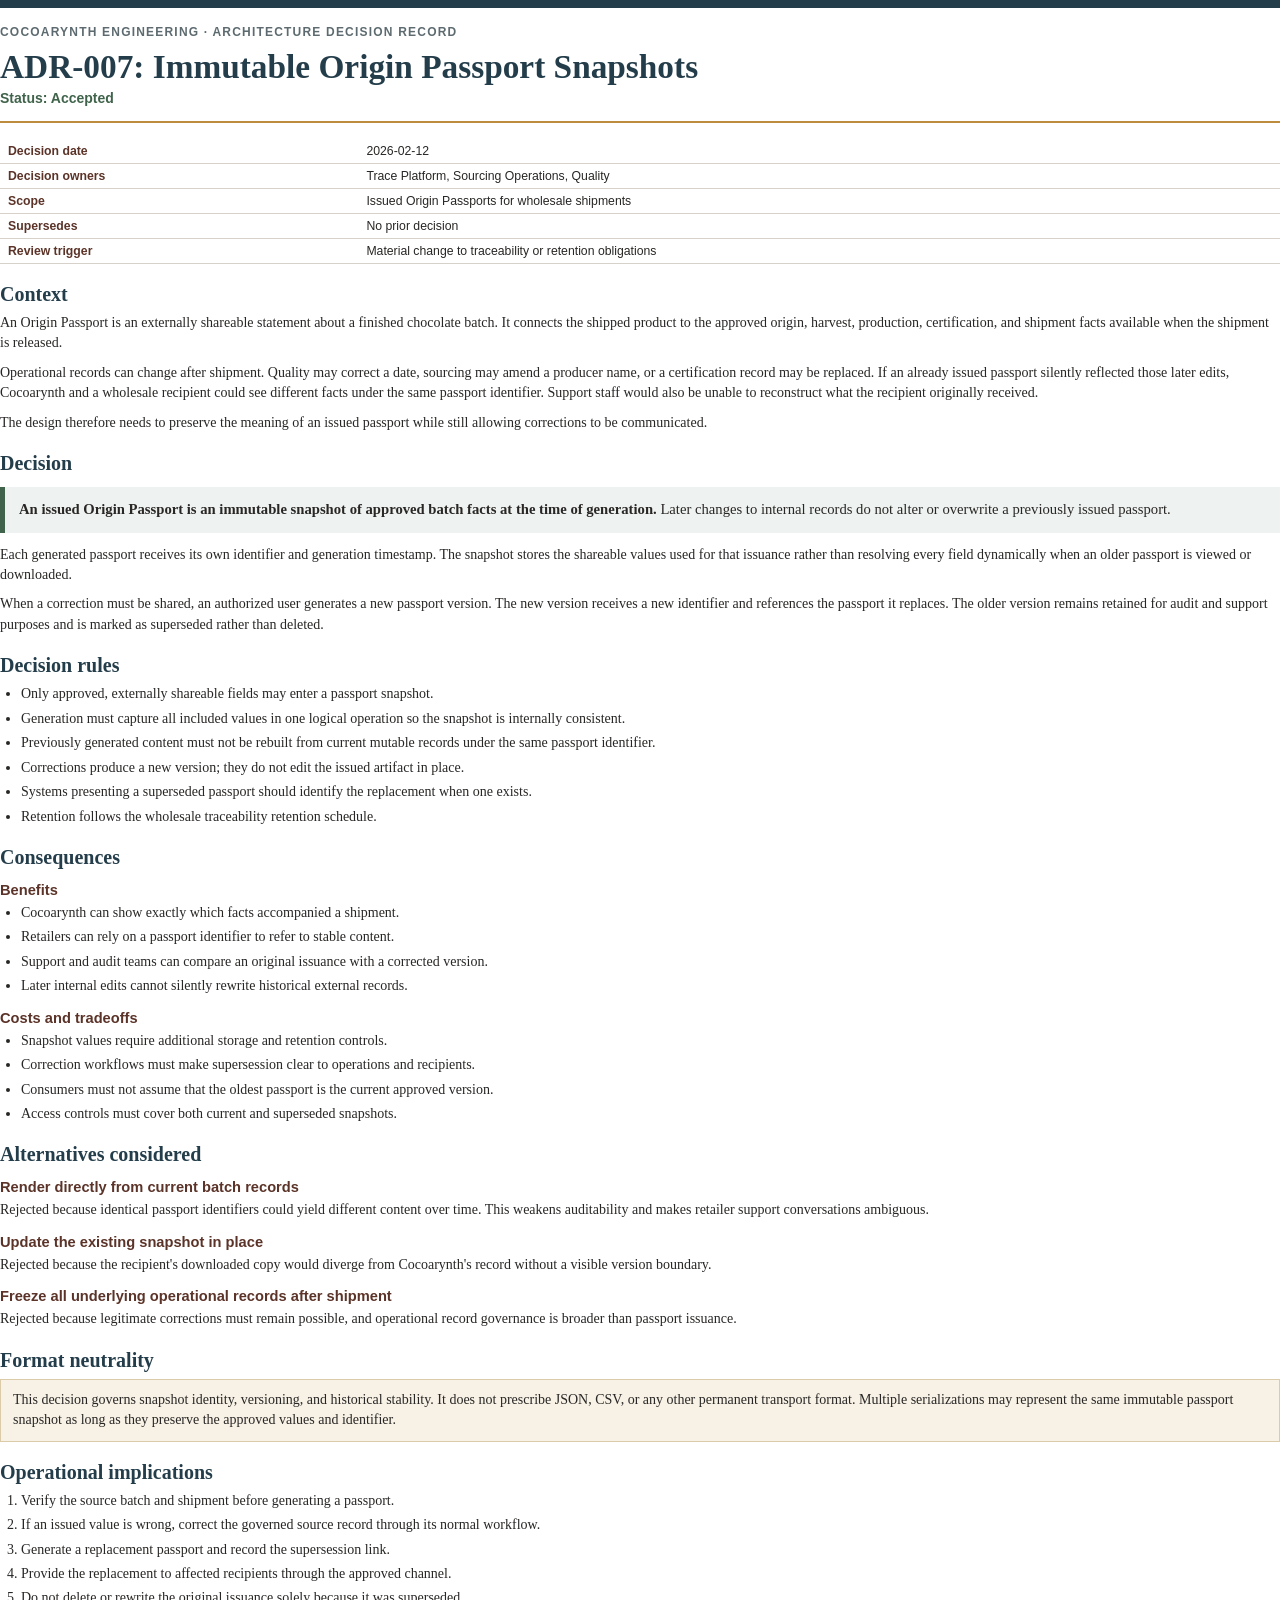
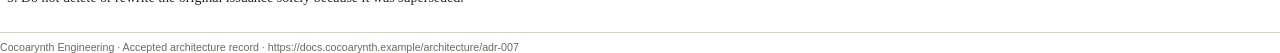
<file: documents/source/adr-immutable-origin-passport-snapshots.html>
<!doctype html>
<html lang="en">
<head>
<meta charset="utf-8">
<title>ADR: Immutable Origin Passport Snapshots</title>
<style>
  @page { size:Letter; margin:0.68in 0.75in 0.72in; }
  * { box-sizing:border-box; }
  body { margin:0; color:#292725; font:10.5pt/1.46 Georgia, "Times New Roman", serif; }
  header { border-top:8px solid #243d4a; border-bottom:2px solid #bd8d3d; padding:17px 0 15px; }
  .series { color:#5d6b70; font:700 9pt Helvetica, sans-serif; letter-spacing:1.2px; text-transform:uppercase; }
  h1 { color:#243d4a; font:700 25pt/1.08 Georgia, serif; margin:10px 0 5px; }
  .status { color:#40634b; font:700 10.5pt Helvetica, sans-serif; }
  .meta { width:100%; margin:16px 0 18px; border-collapse:collapse; font:9.2pt Helvetica, sans-serif; }
  .meta td { padding:5px 8px; border-bottom:1px solid #d6d2c9; }
  .meta td:first-child { width:28%; color:#5b3328; font-weight:bold; }
  h2 { color:#243d4a; font:700 15pt Georgia, serif; margin:19px 0 7px; }
  h3 { color:#5b3328; font:700 11pt Helvetica, sans-serif; margin:13px 0 5px; }
  p { margin:0 0 9px; }
  ul, ol { margin:5px 0 10px 21px; padding:0; }
  li { margin-bottom:4px; }
  .decision { margin:12px 0; padding:12px 14px; background:#eef3f1; border-left:5px solid #40634b; font-size:11pt; }
  .note { padding:10px 12px; background:#f7f1e6; border:1px solid #dbcba9; }
  code { color:#5b3328; font:9pt Menlo, monospace; }
  footer { margin-top:23px; border-top:1px solid #d6d2c9; padding-top:8px; color:#6d6964; font:8pt Helvetica, sans-serif; }
</style>
</head>
<body>
<header>
  <div class="series">Cocoarynth Engineering · Architecture Decision Record</div>
  <h1>ADR-007: Immutable Origin Passport Snapshots</h1>
  <div class="status">Status: Accepted</div>
</header>
<table class="meta">
<tr><td>Decision date</td><td>2026-02-12</td></tr>
<tr><td>Decision owners</td><td>Trace Platform, Sourcing Operations, Quality</td></tr>
<tr><td>Scope</td><td>Issued Origin Passports for wholesale shipments</td></tr>
<tr><td>Supersedes</td><td>No prior decision</td></tr>
<tr><td>Review trigger</td><td>Material change to traceability or retention obligations</td></tr>
</table>

<h2>Context</h2>
<p>An Origin Passport is an externally shareable statement about a finished chocolate batch. It connects the shipped product to the approved origin, harvest, production, certification, and shipment facts available when the shipment is released.</p>
<p>Operational records can change after shipment. Quality may correct a date, sourcing may amend a producer name, or a certification record may be replaced. If an already issued passport silently reflected those later edits, Cocoarynth and a wholesale recipient could see different facts under the same passport identifier. Support staff would also be unable to reconstruct what the recipient originally received.</p>
<p>The design therefore needs to preserve the meaning of an issued passport while still allowing corrections to be communicated.</p>

<h2>Decision</h2>
<div class="decision"><strong>An issued Origin Passport is an immutable snapshot of approved batch facts at the time of generation.</strong> Later changes to internal records do not alter or overwrite a previously issued passport.</div>
<p>Each generated passport receives its own identifier and generation timestamp. The snapshot stores the shareable values used for that issuance rather than resolving every field dynamically when an older passport is viewed or downloaded.</p>
<p>When a correction must be shared, an authorized user generates a new passport version. The new version receives a new identifier and references the passport it replaces. The older version remains retained for audit and support purposes and is marked as superseded rather than deleted.</p>

<h2>Decision rules</h2>
<ul>
  <li>Only approved, externally shareable fields may enter a passport snapshot.</li>
  <li>Generation must capture all included values in one logical operation so the snapshot is internally consistent.</li>
  <li>Previously generated content must not be rebuilt from current mutable records under the same passport identifier.</li>
  <li>Corrections produce a new version; they do not edit the issued artifact in place.</li>
  <li>Systems presenting a superseded passport should identify the replacement when one exists.</li>
  <li>Retention follows the wholesale traceability retention schedule.</li>
</ul>

<h2>Consequences</h2>
<h3>Benefits</h3>
<ul>
  <li>Cocoarynth can show exactly which facts accompanied a shipment.</li>
  <li>Retailers can rely on a passport identifier to refer to stable content.</li>
  <li>Support and audit teams can compare an original issuance with a corrected version.</li>
  <li>Later internal edits cannot silently rewrite historical external records.</li>
</ul>
<h3>Costs and tradeoffs</h3>
<ul>
  <li>Snapshot values require additional storage and retention controls.</li>
  <li>Correction workflows must make supersession clear to operations and recipients.</li>
  <li>Consumers must not assume that the oldest passport is the current approved version.</li>
  <li>Access controls must cover both current and superseded snapshots.</li>
</ul>

<h2>Alternatives considered</h2>
<h3>Render directly from current batch records</h3>
<p>Rejected because identical passport identifiers could yield different content over time. This weakens auditability and makes retailer support conversations ambiguous.</p>
<h3>Update the existing snapshot in place</h3>
<p>Rejected because the recipient's downloaded copy would diverge from Cocoarynth's record without a visible version boundary.</p>
<h3>Freeze all underlying operational records after shipment</h3>
<p>Rejected because legitimate corrections must remain possible, and operational record governance is broader than passport issuance.</p>

<h2>Format neutrality</h2>
<div class="note">This decision governs snapshot identity, versioning, and historical stability. It does not prescribe JSON, CSV, or any other permanent transport format. Multiple serializations may represent the same immutable passport snapshot as long as they preserve the approved values and identifier.</div>

<h2>Operational implications</h2>
<ol>
  <li>Verify the source batch and shipment before generating a passport.</li>
  <li>If an issued value is wrong, correct the governed source record through its normal workflow.</li>
  <li>Generate a replacement passport and record the supersession link.</li>
  <li>Provide the replacement to affected recipients through the approved channel.</li>
  <li>Do not delete or rewrite the original issuance solely because it was superseded.</li>
</ol>

<footer>Cocoarynth Engineering · Accepted architecture record · https://docs.cocoarynth.example/architecture/adr-007</footer>
</body>
</html>
</file>
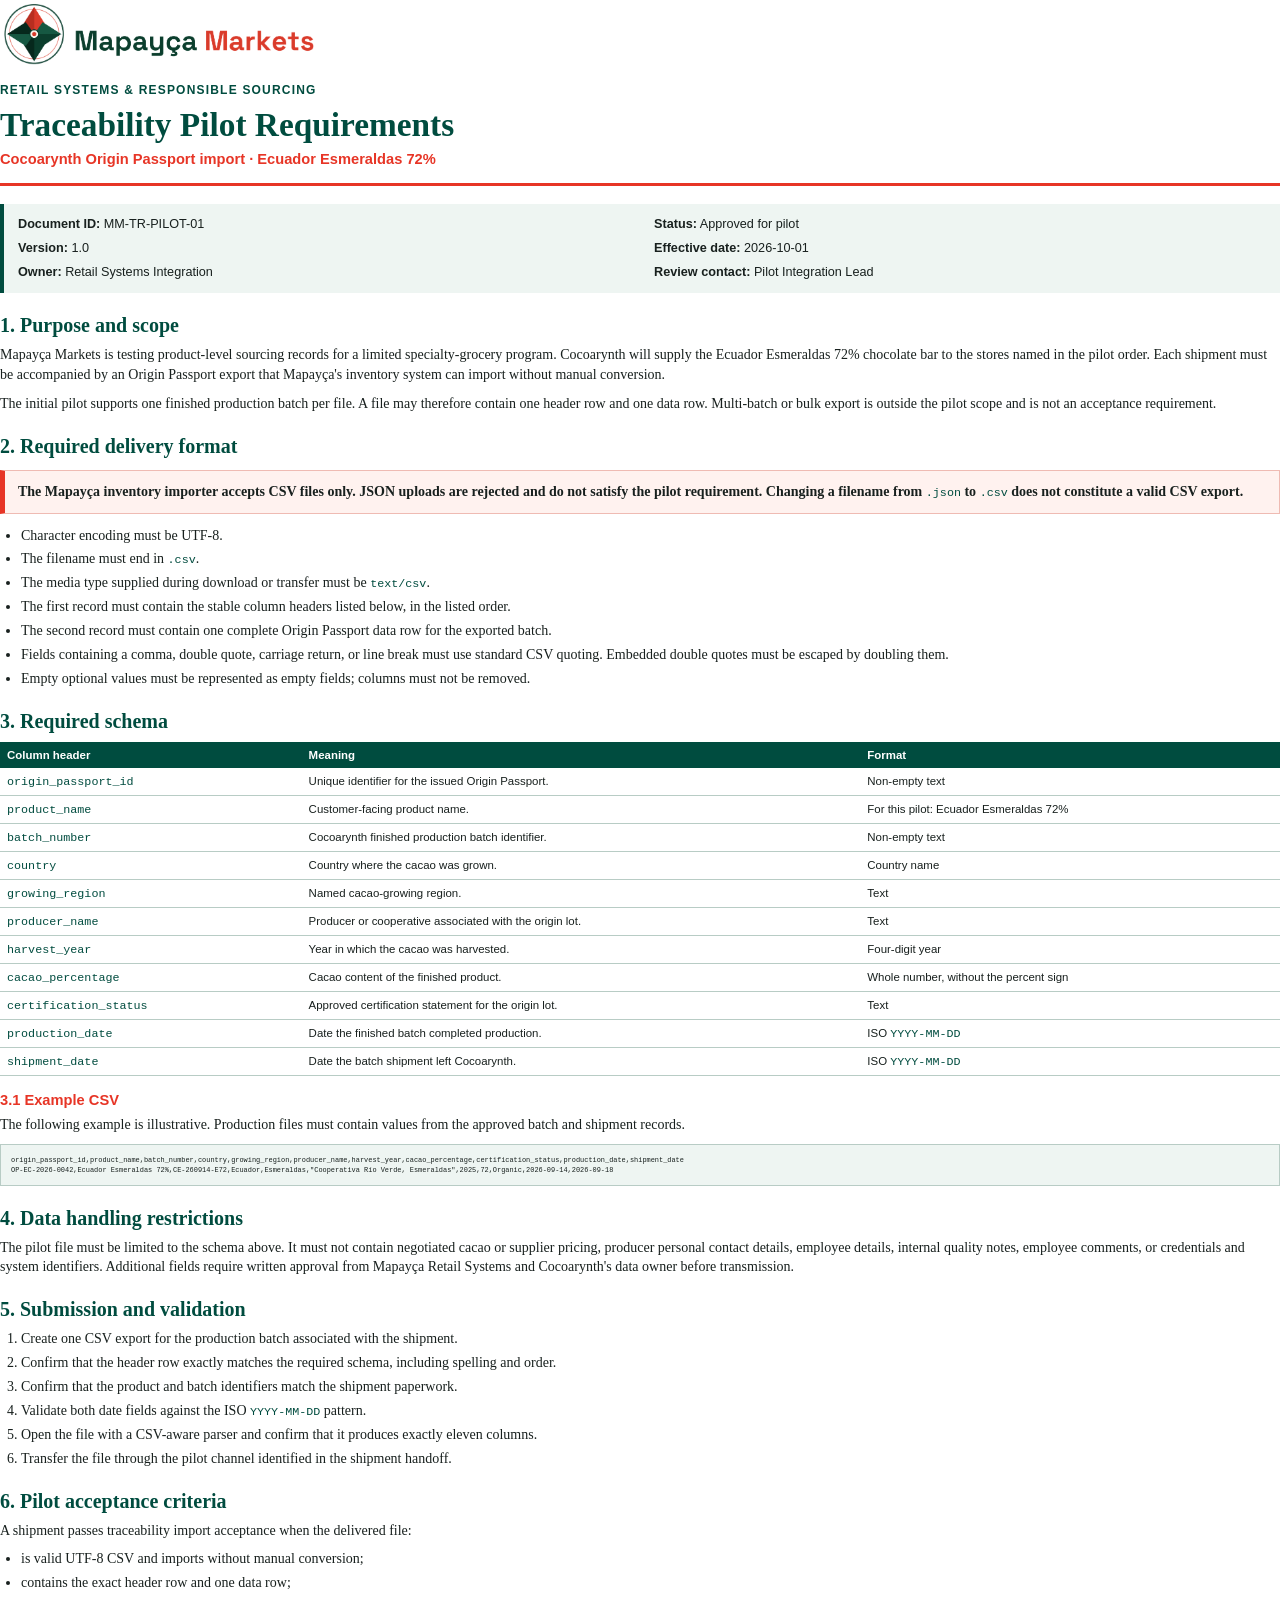
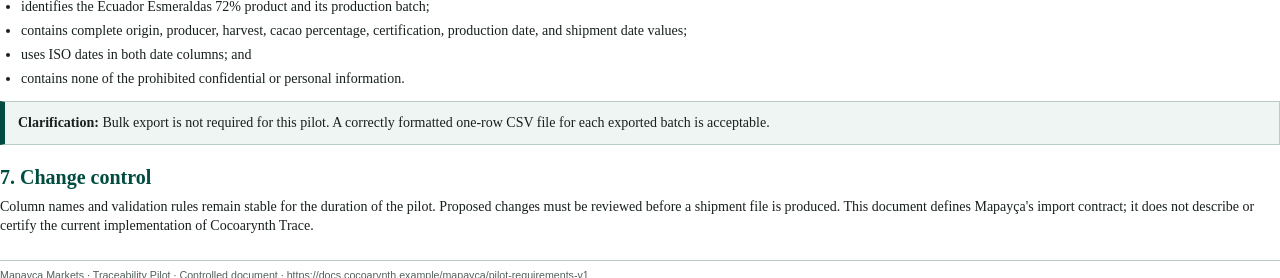
<file: documents/source/mapayca-markets-traceability-pilot-requirements.html>
<!doctype html>
<html lang="en">
<head>
<meta charset="utf-8">
<title>Mapayça Markets Traceability Pilot Requirements</title>
<style>
  :root { --mapayca-green:#004c3f; --mapayca-red:#e73526; --mapayca-ink:#18201e; --mapayca-line:#b8ccc5; --mapayca-tint:#eef5f2; --mapayca-alert:#fff2ef; }
  @page { size: Letter; margin: 0.65in 0.72in 0.7in; }
  * { box-sizing: border-box; }
  body { margin:0; color:var(--mapayca-ink); font:10.5pt/1.42 Georgia, "Times New Roman", serif; }
  header { border-bottom:3px solid var(--mapayca-red); padding-bottom:14px; margin-bottom:18px; }
  .brand-logo { display:block; width:3.35in; height:auto; margin-bottom:15px; }
  .brand { color:var(--mapayca-green); font:700 9pt/1.1 Helvetica, sans-serif; letter-spacing:1.2px; text-transform:uppercase; }
  h1 { color:var(--mapayca-green); font:700 25pt/1.08 Georgia, serif; margin:10px 0 7px; }
  .subtitle { color:var(--mapayca-red); font:700 11pt/1.3 Helvetica, sans-serif; }
  .meta { display:grid; grid-template-columns:1fr 1fr; gap:7px 24px; margin:16px 0 20px; padding:12px 14px; background:var(--mapayca-tint); border-left:4px solid var(--mapayca-green); font:9.5pt/1.35 Helvetica, sans-serif; }
  h2 { color:var(--mapayca-green); font:700 15pt/1.2 Georgia, serif; margin:20px 0 8px; break-after:avoid; }
  h3 { color:var(--mapayca-red); font:700 11pt/1.25 Helvetica, sans-serif; margin:15px 0 5px; break-after:avoid; }
  p { margin:0 0 9px; }
  ul, ol { margin:6px 0 10px 21px; padding:0; }
  li { margin:0 0 4px; }
  table { width:100%; border-collapse:collapse; margin:9px 0 15px; font:8.6pt/1.28 Helvetica, sans-serif; break-inside:auto; }
  th { color:white; background:var(--mapayca-green); text-align:left; padding:6px 7px; }
  td { border-bottom:1px solid var(--mapayca-line); padding:6px 7px; vertical-align:top; }
  tr { break-inside:avoid; }
  code { font:8.8pt Menlo, monospace; color:var(--mapayca-green); }
  .csv-example { margin:8px 0 12px; padding:10px; border:1px solid var(--mapayca-line); background:var(--mapayca-tint); font:5.2pt/1.45 Menlo, monospace; white-space:pre; }
  .callout { margin:12px 0; padding:11px 13px; border:1px solid var(--mapayca-line); border-left:5px solid var(--mapayca-green); background:var(--mapayca-tint); break-inside:avoid; }
  .reject { border-color:#efbbb3; border-left-color:var(--mapayca-red); background:var(--mapayca-alert); font-weight:bold; }
  footer { margin-top:24px; padding-top:8px; border-top:1px solid var(--mapayca-line); color:#52615d; font:8pt Helvetica, sans-serif; }
</style>
</head>
<body>
<header>
  <img class="brand-logo" src="../../docs/images/mapayca_logo.png" alt="Mapayça Markets">
  <div class="brand">Retail Systems &amp; Responsible Sourcing</div>
  <h1>Traceability Pilot Requirements</h1>
  <div class="subtitle">Cocoarynth Origin Passport import · Ecuador Esmeraldas 72%</div>
</header>

<section class="meta">
  <div><strong>Document ID:</strong> MM-TR-PILOT-01</div>
  <div><strong>Status:</strong> Approved for pilot</div>
  <div><strong>Version:</strong> 1.0</div>
  <div><strong>Effective date:</strong> 2026-10-01</div>
  <div><strong>Owner:</strong> Retail Systems Integration</div>
  <div><strong>Review contact:</strong> Pilot Integration Lead</div>
</section>

<h2>1. Purpose and scope</h2>
<p>Mapayça Markets is testing product-level sourcing records for a limited specialty-grocery program. Cocoarynth will supply the Ecuador Esmeraldas 72% chocolate bar to the stores named in the pilot order. Each shipment must be accompanied by an Origin Passport export that Mapayça's inventory system can import without manual conversion.</p>
<p>The initial pilot supports one finished production batch per file. A file may therefore contain one header row and one data row. Multi-batch or bulk export is outside the pilot scope and is not an acceptance requirement.</p>

<h2>2. Required delivery format</h2>
<div class="callout reject">The Mapayça inventory importer accepts CSV files only. JSON uploads are rejected and do not satisfy the pilot requirement. Changing a filename from <code>.json</code> to <code>.csv</code> does not constitute a valid CSV export.</div>
<ul>
  <li>Character encoding must be UTF-8.</li>
  <li>The filename must end in <code>.csv</code>.</li>
  <li>The media type supplied during download or transfer must be <code>text/csv</code>.</li>
  <li>The first record must contain the stable column headers listed below, in the listed order.</li>
  <li>The second record must contain one complete Origin Passport data row for the exported batch.</li>
  <li>Fields containing a comma, double quote, carriage return, or line break must use standard CSV quoting. Embedded double quotes must be escaped by doubling them.</li>
  <li>Empty optional values must be represented as empty fields; columns must not be removed.</li>
</ul>

<h2>3. Required schema</h2>
<table>
<thead><tr><th>Column header</th><th>Meaning</th><th>Format</th></tr></thead>
<tbody>
<tr><td><code>origin_passport_id</code></td><td>Unique identifier for the issued Origin Passport.</td><td>Non-empty text</td></tr>
<tr><td><code>product_name</code></td><td>Customer-facing product name.</td><td>For this pilot: Ecuador Esmeraldas 72%</td></tr>
<tr><td><code>batch_number</code></td><td>Cocoarynth finished production batch identifier.</td><td>Non-empty text</td></tr>
<tr><td><code>country</code></td><td>Country where the cacao was grown.</td><td>Country name</td></tr>
<tr><td><code>growing_region</code></td><td>Named cacao-growing region.</td><td>Text</td></tr>
<tr><td><code>producer_name</code></td><td>Producer or cooperative associated with the origin lot.</td><td>Text</td></tr>
<tr><td><code>harvest_year</code></td><td>Year in which the cacao was harvested.</td><td>Four-digit year</td></tr>
<tr><td><code>cacao_percentage</code></td><td>Cacao content of the finished product.</td><td>Whole number, without the percent sign</td></tr>
<tr><td><code>certification_status</code></td><td>Approved certification statement for the origin lot.</td><td>Text</td></tr>
<tr><td><code>production_date</code></td><td>Date the finished batch completed production.</td><td>ISO <code>YYYY-MM-DD</code></td></tr>
<tr><td><code>shipment_date</code></td><td>Date the batch shipment left Cocoarynth.</td><td>ISO <code>YYYY-MM-DD</code></td></tr>
</tbody>
</table>

<h3>3.1 Example CSV</h3>
<p>The following example is illustrative. Production files must contain values from the approved batch and shipment records.</p>
<pre class="csv-example">origin_passport_id,product_name,batch_number,country,growing_region,producer_name,harvest_year,cacao_percentage,certification_status,production_date,shipment_date
OP-EC-2026-0042,Ecuador Esmeraldas 72%,CE-260914-E72,Ecuador,Esmeraldas,"Cooperativa Río Verde, Esmeraldas",2025,72,Organic,2026-09-14,2026-09-18</pre>

<h2>4. Data handling restrictions</h2>
<p>The pilot file must be limited to the schema above. It must not contain negotiated cacao or supplier pricing, producer personal contact details, employee details, internal quality notes, employee comments, or credentials and system identifiers. Additional fields require written approval from Mapayça Retail Systems and Cocoarynth's data owner before transmission.</p>

<h2>5. Submission and validation</h2>
<ol>
  <li>Create one CSV export for the production batch associated with the shipment.</li>
  <li>Confirm that the header row exactly matches the required schema, including spelling and order.</li>
  <li>Confirm that the product and batch identifiers match the shipment paperwork.</li>
  <li>Validate both date fields against the ISO <code>YYYY-MM-DD</code> pattern.</li>
  <li>Open the file with a CSV-aware parser and confirm that it produces exactly eleven columns.</li>
  <li>Transfer the file through the pilot channel identified in the shipment handoff.</li>
</ol>

<h2>6. Pilot acceptance criteria</h2>
<p>A shipment passes traceability import acceptance when the delivered file:</p>
<ul>
  <li>is valid UTF-8 CSV and imports without manual conversion;</li>
  <li>contains the exact header row and one data row;</li>
  <li>identifies the Ecuador Esmeraldas 72% product and its production batch;</li>
  <li>contains complete origin, producer, harvest, cacao percentage, certification, production date, and shipment date values;</li>
  <li>uses ISO dates in both date columns; and</li>
  <li>contains none of the prohibited confidential or personal information.</li>
</ul>
<div class="callout"><strong>Clarification:</strong> Bulk export is not required for this pilot. A correctly formatted one-row CSV file for each exported batch is acceptable.</div>

<h2>7. Change control</h2>
<p>Column names and validation rules remain stable for the duration of the pilot. Proposed changes must be reviewed before a shipment file is produced. This document defines Mapayça's import contract; it does not describe or certify the current implementation of Cocoarynth Trace.</p>

<footer>Mapayça Markets · Traceability Pilot · Controlled document · https://docs.cocoarynth.example/mapayca/pilot-requirements-v1</footer>
</body>
</html>
</file>
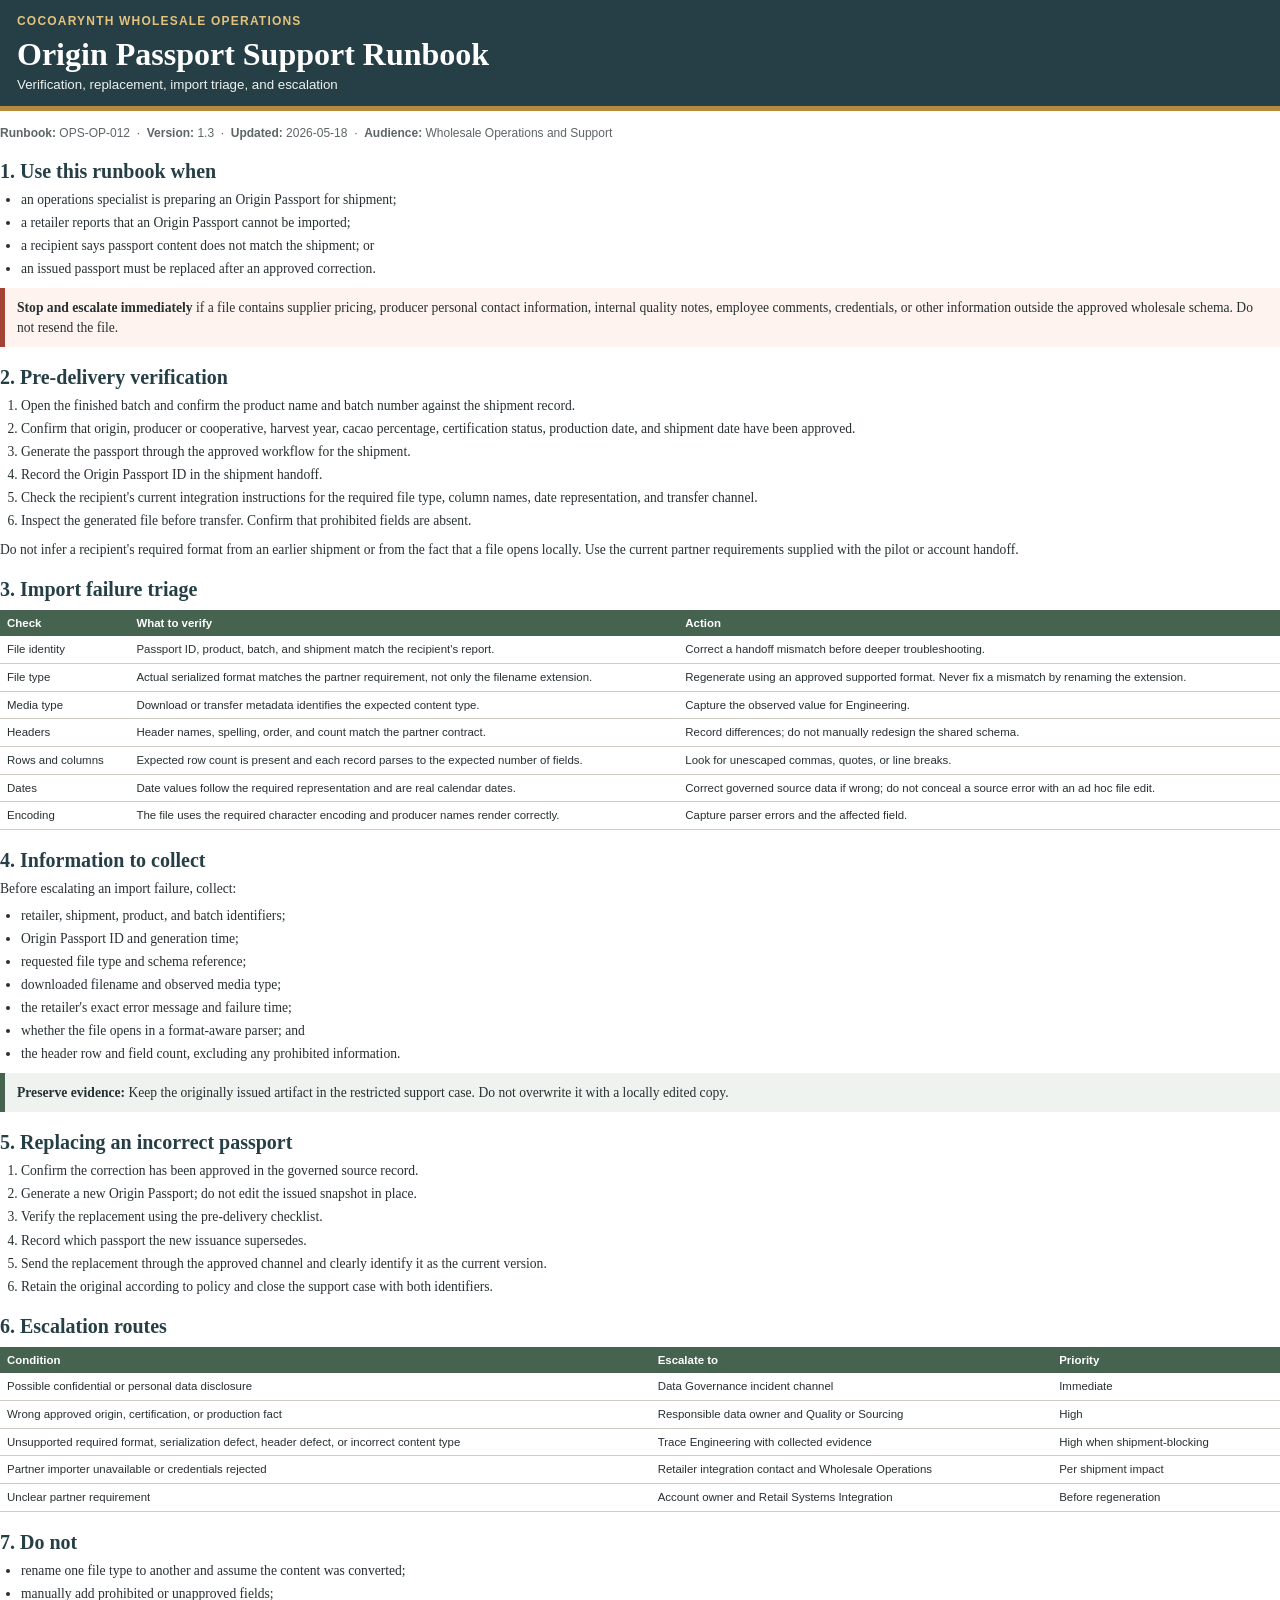
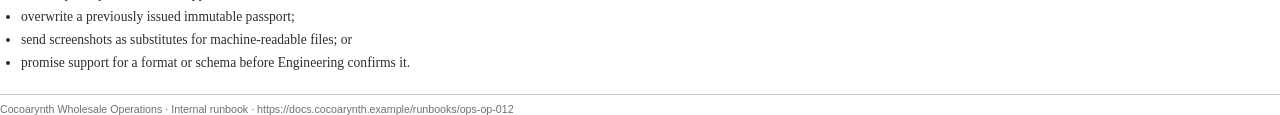
<file: documents/source/origin-passport-support-runbook.html>
<!doctype html>
<html lang="en">
<head>
<meta charset="utf-8">
<title>Origin Passport Support Runbook</title>
<style>
  @page { size:Letter; margin:0.64in 0.7in 0.7in; }
  * { box-sizing:border-box; }
  body { margin:0; color:#273033; font:10.2pt/1.4 Georgia, "Times New Roman", serif; }
  header { padding:14px 17px; background:#263f46; color:#fff; border-bottom:5px solid #b58a3c; }
  .series { font:700 9pt Helvetica, sans-serif; letter-spacing:1.2px; text-transform:uppercase; color:#e3c27d; }
  h1 { font:700 24pt/1.08 Georgia, serif; margin:9px 0 5px; }
  .subtitle { font:10pt Helvetica, sans-serif; color:#edf1ef; }
  .meta { margin:14px 0 18px; font:9pt/1.4 Helvetica, sans-serif; color:#5d6567; }
  h2 { color:#263f46; font:700 15pt Georgia, serif; margin:19px 0 7px; }
  h3 { color:#5b3328; font:700 11pt Helvetica, sans-serif; margin:13px 0 5px; }
  p { margin:0 0 8px; }
  ul, ol { margin:5px 0 10px 21px; padding:0; }
  li { margin-bottom:4px; }
  table { width:100%; border-collapse:collapse; margin:9px 0 15px; font:8.6pt/1.28 Helvetica, sans-serif; }
  th { color:#fff; background:#45634f; text-align:left; padding:6px 7px; }
  td { padding:6px 7px; border-bottom:1px solid #cfcbc1; vertical-align:top; }
  tr { break-inside:avoid; }
  code { color:#5b3328; font:8.7pt Menlo, monospace; }
  .stop { padding:10px 12px; margin:10px 0; background:#fff3ef; border-left:5px solid #a34335; }
  .tip { padding:10px 12px; margin:10px 0; background:#eef3ef; border-left:5px solid #45634f; }
  footer { margin-top:22px; padding-top:8px; border-top:1px solid #cfcbc1; color:#687174; font:8pt Helvetica, sans-serif; }
</style>
</head>
<body>
<header>
  <div class="series">Cocoarynth Wholesale Operations</div>
  <h1>Origin Passport Support Runbook</h1>
  <div class="subtitle">Verification, replacement, import triage, and escalation</div>
</header>
<div class="meta"><strong>Runbook:</strong> OPS-OP-012 &nbsp;·&nbsp; <strong>Version:</strong> 1.3 &nbsp;·&nbsp; <strong>Updated:</strong> 2026-05-18 &nbsp;·&nbsp; <strong>Audience:</strong> Wholesale Operations and Support</div>

<h2>1. Use this runbook when</h2>
<ul>
  <li>an operations specialist is preparing an Origin Passport for shipment;</li>
  <li>a retailer reports that an Origin Passport cannot be imported;</li>
  <li>a recipient says passport content does not match the shipment; or</li>
  <li>an issued passport must be replaced after an approved correction.</li>
</ul>
<div class="stop"><strong>Stop and escalate immediately</strong> if a file contains supplier pricing, producer personal contact information, internal quality notes, employee comments, credentials, or other information outside the approved wholesale schema. Do not resend the file.</div>

<h2>2. Pre-delivery verification</h2>
<ol>
  <li>Open the finished batch and confirm the product name and batch number against the shipment record.</li>
  <li>Confirm that origin, producer or cooperative, harvest year, cacao percentage, certification status, production date, and shipment date have been approved.</li>
  <li>Generate the passport through the approved workflow for the shipment.</li>
  <li>Record the Origin Passport ID in the shipment handoff.</li>
  <li>Check the recipient's current integration instructions for the required file type, column names, date representation, and transfer channel.</li>
  <li>Inspect the generated file before transfer. Confirm that prohibited fields are absent.</li>
</ol>
<p>Do not infer a recipient's required format from an earlier shipment or from the fact that a file opens locally. Use the current partner requirements supplied with the pilot or account handoff.</p>

<h2>3. Import failure triage</h2>
<table>
<thead><tr><th>Check</th><th>What to verify</th><th>Action</th></tr></thead>
<tbody>
<tr><td>File identity</td><td>Passport ID, product, batch, and shipment match the recipient's report.</td><td>Correct a handoff mismatch before deeper troubleshooting.</td></tr>
<tr><td>File type</td><td>Actual serialized format matches the partner requirement, not only the filename extension.</td><td>Regenerate using an approved supported format. Never fix a mismatch by renaming the extension.</td></tr>
<tr><td>Media type</td><td>Download or transfer metadata identifies the expected content type.</td><td>Capture the observed value for Engineering.</td></tr>
<tr><td>Headers</td><td>Header names, spelling, order, and count match the partner contract.</td><td>Record differences; do not manually redesign the shared schema.</td></tr>
<tr><td>Rows and columns</td><td>Expected row count is present and each record parses to the expected number of fields.</td><td>Look for unescaped commas, quotes, or line breaks.</td></tr>
<tr><td>Dates</td><td>Date values follow the required representation and are real calendar dates.</td><td>Correct governed source data if wrong; do not conceal a source error with an ad hoc file edit.</td></tr>
<tr><td>Encoding</td><td>The file uses the required character encoding and producer names render correctly.</td><td>Capture parser errors and the affected field.</td></tr>
</tbody>
</table>

<h2>4. Information to collect</h2>
<p>Before escalating an import failure, collect:</p>
<ul>
  <li>retailer, shipment, product, and batch identifiers;</li>
  <li>Origin Passport ID and generation time;</li>
  <li>requested file type and schema reference;</li>
  <li>downloaded filename and observed media type;</li>
  <li>the retailer's exact error message and failure time;</li>
  <li>whether the file opens in a format-aware parser; and</li>
  <li>the header row and field count, excluding any prohibited information.</li>
</ul>
<div class="tip"><strong>Preserve evidence:</strong> Keep the originally issued artifact in the restricted support case. Do not overwrite it with a locally edited copy.</div>

<h2>5. Replacing an incorrect passport</h2>
<ol>
  <li>Confirm the correction has been approved in the governed source record.</li>
  <li>Generate a new Origin Passport; do not edit the issued snapshot in place.</li>
  <li>Verify the replacement using the pre-delivery checklist.</li>
  <li>Record which passport the new issuance supersedes.</li>
  <li>Send the replacement through the approved channel and clearly identify it as the current version.</li>
  <li>Retain the original according to policy and close the support case with both identifiers.</li>
</ol>

<h2>6. Escalation routes</h2>
<table>
<thead><tr><th>Condition</th><th>Escalate to</th><th>Priority</th></tr></thead>
<tbody>
<tr><td>Possible confidential or personal data disclosure</td><td>Data Governance incident channel</td><td>Immediate</td></tr>
<tr><td>Wrong approved origin, certification, or production fact</td><td>Responsible data owner and Quality or Sourcing</td><td>High</td></tr>
<tr><td>Unsupported required format, serialization defect, header defect, or incorrect content type</td><td>Trace Engineering with collected evidence</td><td>High when shipment-blocking</td></tr>
<tr><td>Partner importer unavailable or credentials rejected</td><td>Retailer integration contact and Wholesale Operations</td><td>Per shipment impact</td></tr>
<tr><td>Unclear partner requirement</td><td>Account owner and Retail Systems Integration</td><td>Before regeneration</td></tr>
</tbody>
</table>

<h2>7. Do not</h2>
<ul>
  <li>rename one file type to another and assume the content was converted;</li>
  <li>manually add prohibited or unapproved fields;</li>
  <li>overwrite a previously issued immutable passport;</li>
  <li>send screenshots as substitutes for machine-readable files; or</li>
  <li>promise support for a format or schema before Engineering confirms it.</li>
</ul>

<footer>Cocoarynth Wholesale Operations · Internal runbook · https://docs.cocoarynth.example/runbooks/ops-op-012</footer>
</body>
</html>
</file>
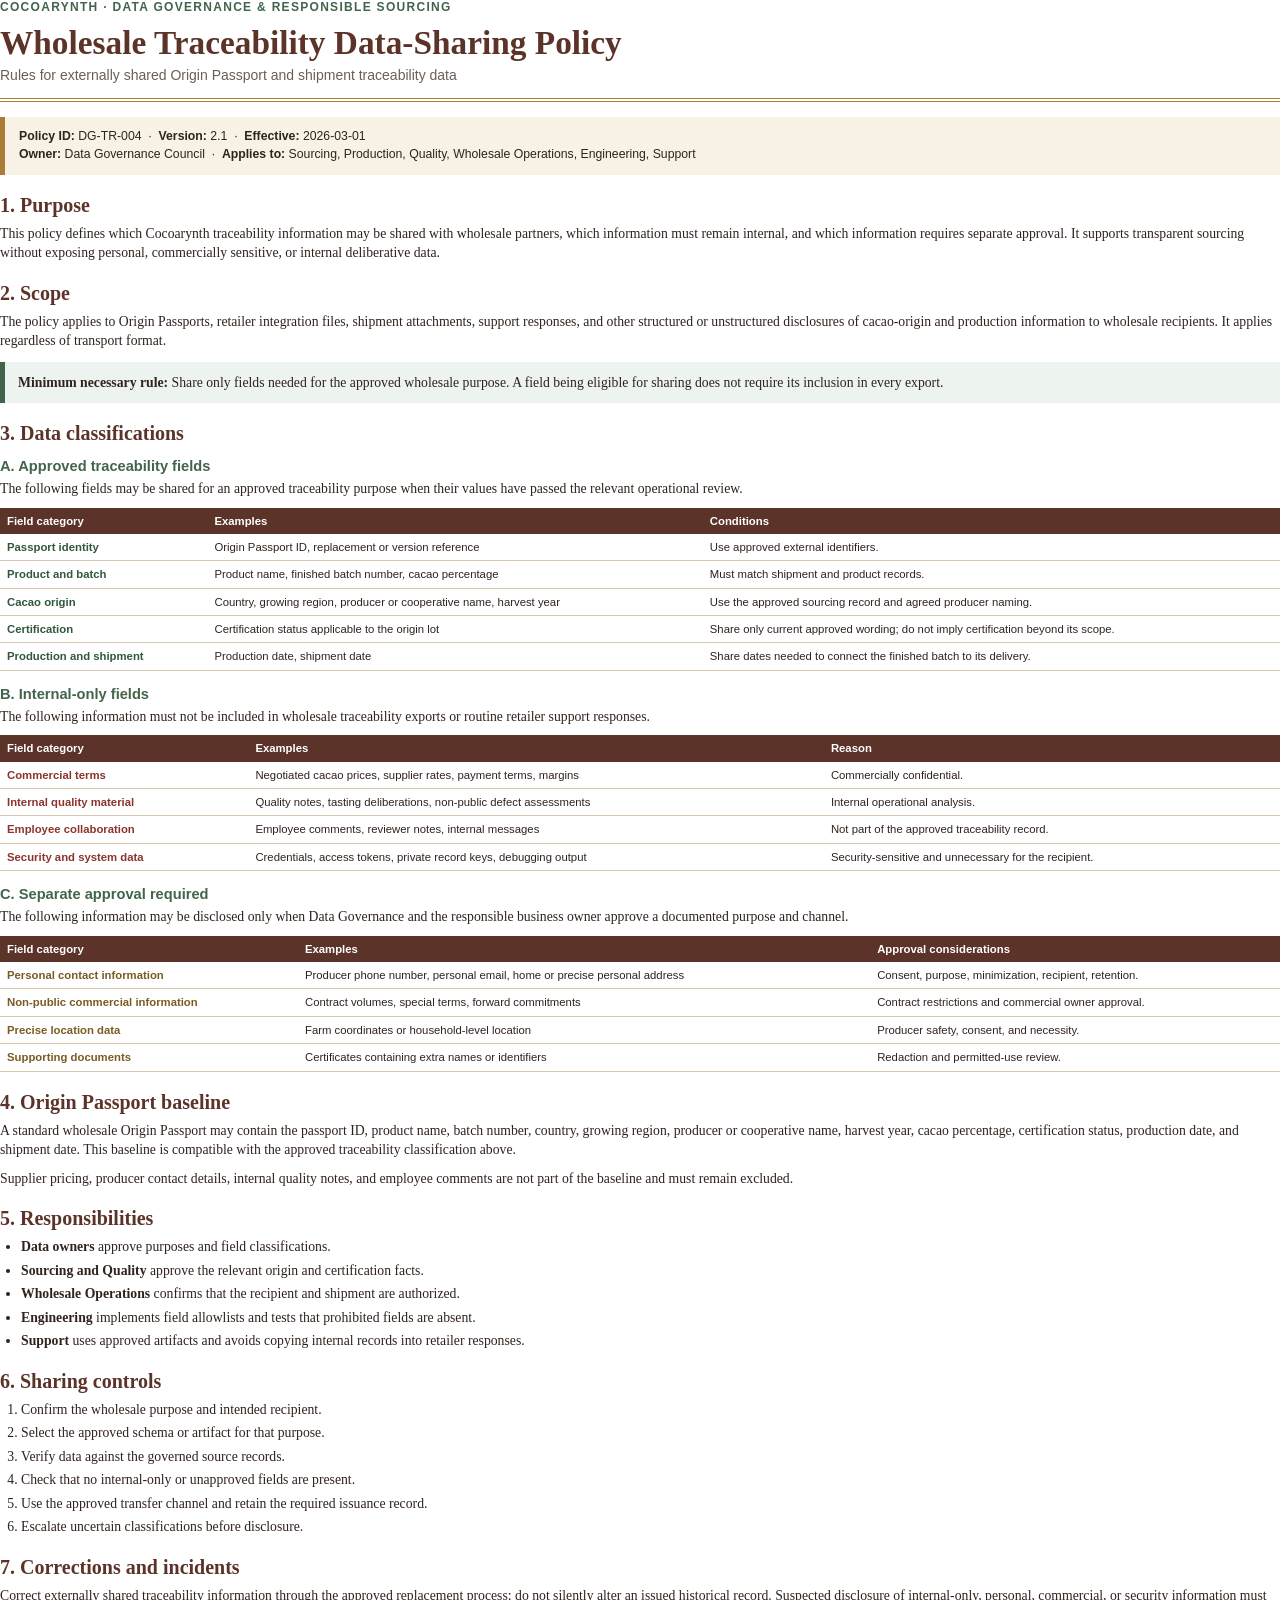
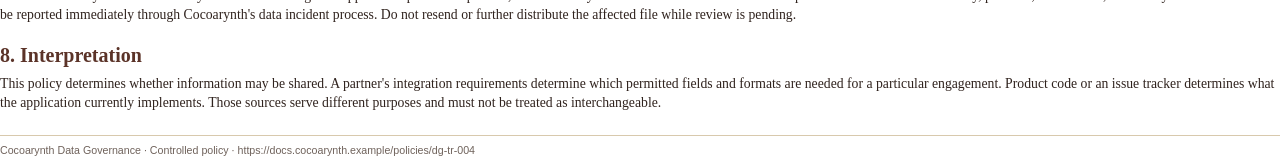
<file: documents/source/wholesale-traceability-data-sharing-policy.html>
<!doctype html>
<html lang="en">
<head>
<meta charset="utf-8">
<title>Wholesale Traceability Data-Sharing Policy</title>
<style>
  @page { size:Letter; margin:0.65in 0.72in 0.7in; }
  * { box-sizing:border-box; }
  body { margin:0; color:#30231e; font:10.3pt/1.42 Georgia, "Times New Roman", serif; }
  header { padding-bottom:15px; border-bottom:4px double #aa7c35; }
  .owner { color:#41644a; font:700 9pt Helvetica, sans-serif; letter-spacing:1.3px; text-transform:uppercase; }
  h1 { color:#5b3328; font:700 25pt/1.08 Georgia, serif; margin:11px 0 6px; }
  .subtitle { color:#6b5f56; font:10.5pt Helvetica, sans-serif; }
  .meta { margin:15px 0 18px; padding:11px 14px; background:#f7f1e6; border-left:5px solid #aa7c35; font:9.2pt/1.45 Helvetica, sans-serif; }
  h2 { color:#5b3328; font:700 15pt Georgia, serif; margin:19px 0 7px; }
  h3 { color:#41644a; font:700 11pt Helvetica, sans-serif; margin:13px 0 5px; }
  p { margin:0 0 9px; }
  ul, ol { margin:5px 0 10px 21px; padding:0; }
  li { margin-bottom:4px; }
  table { width:100%; border-collapse:collapse; margin:9px 0 15px; font:8.5pt/1.27 Helvetica, sans-serif; }
  th { color:#fff; background:#5b3328; text-align:left; padding:6px 7px; }
  td { padding:6px 7px; border-bottom:1px solid #d8c9ad; vertical-align:top; }
  tr { break-inside:avoid; }
  .permit { color:#31583d; font-weight:bold; }
  .deny { color:#8b342d; font-weight:bold; }
  .approve { color:#795b23; font-weight:bold; }
  .rule { padding:11px 13px; margin:11px 0; background:#edf3ee; border-left:5px solid #41644a; }
  footer { margin-top:22px; padding-top:8px; border-top:1px solid #d8c9ad; color:#6f625b; font:8pt Helvetica, sans-serif; }
</style>
</head>
<body>
<header>
  <div class="owner">Cocoarynth · Data Governance &amp; Responsible Sourcing</div>
  <h1>Wholesale Traceability Data-Sharing Policy</h1>
  <div class="subtitle">Rules for externally shared Origin Passport and shipment traceability data</div>
</header>
<div class="meta"><strong>Policy ID:</strong> DG-TR-004 &nbsp;·&nbsp; <strong>Version:</strong> 2.1 &nbsp;·&nbsp; <strong>Effective:</strong> 2026-03-01<br><strong>Owner:</strong> Data Governance Council &nbsp;·&nbsp; <strong>Applies to:</strong> Sourcing, Production, Quality, Wholesale Operations, Engineering, Support</div>

<h2>1. Purpose</h2>
<p>This policy defines which Cocoarynth traceability information may be shared with wholesale partners, which information must remain internal, and which information requires separate approval. It supports transparent sourcing without exposing personal, commercially sensitive, or internal deliberative data.</p>

<h2>2. Scope</h2>
<p>The policy applies to Origin Passports, retailer integration files, shipment attachments, support responses, and other structured or unstructured disclosures of cacao-origin and production information to wholesale recipients. It applies regardless of transport format.</p>
<div class="rule"><strong>Minimum necessary rule:</strong> Share only fields needed for the approved wholesale purpose. A field being eligible for sharing does not require its inclusion in every export.</div>

<h2>3. Data classifications</h2>
<h3>A. Approved traceability fields</h3>
<p>The following fields may be shared for an approved traceability purpose when their values have passed the relevant operational review.</p>
<table>
<thead><tr><th>Field category</th><th>Examples</th><th>Conditions</th></tr></thead>
<tbody>
<tr><td class="permit">Passport identity</td><td>Origin Passport ID, replacement or version reference</td><td>Use approved external identifiers.</td></tr>
<tr><td class="permit">Product and batch</td><td>Product name, finished batch number, cacao percentage</td><td>Must match shipment and product records.</td></tr>
<tr><td class="permit">Cacao origin</td><td>Country, growing region, producer or cooperative name, harvest year</td><td>Use the approved sourcing record and agreed producer naming.</td></tr>
<tr><td class="permit">Certification</td><td>Certification status applicable to the origin lot</td><td>Share only current approved wording; do not imply certification beyond its scope.</td></tr>
<tr><td class="permit">Production and shipment</td><td>Production date, shipment date</td><td>Share dates needed to connect the finished batch to its delivery.</td></tr>
</tbody>
</table>

<h3>B. Internal-only fields</h3>
<p>The following information must not be included in wholesale traceability exports or routine retailer support responses.</p>
<table>
<thead><tr><th>Field category</th><th>Examples</th><th>Reason</th></tr></thead>
<tbody>
<tr><td class="deny">Commercial terms</td><td>Negotiated cacao prices, supplier rates, payment terms, margins</td><td>Commercially confidential.</td></tr>
<tr><td class="deny">Internal quality material</td><td>Quality notes, tasting deliberations, non-public defect assessments</td><td>Internal operational analysis.</td></tr>
<tr><td class="deny">Employee collaboration</td><td>Employee comments, reviewer notes, internal messages</td><td>Not part of the approved traceability record.</td></tr>
<tr><td class="deny">Security and system data</td><td>Credentials, access tokens, private record keys, debugging output</td><td>Security-sensitive and unnecessary for the recipient.</td></tr>
</tbody>
</table>

<h3>C. Separate approval required</h3>
<p>The following information may be disclosed only when Data Governance and the responsible business owner approve a documented purpose and channel.</p>
<table>
<thead><tr><th>Field category</th><th>Examples</th><th>Approval considerations</th></tr></thead>
<tbody>
<tr><td class="approve">Personal contact information</td><td>Producer phone number, personal email, home or precise personal address</td><td>Consent, purpose, minimization, recipient, retention.</td></tr>
<tr><td class="approve">Non-public commercial information</td><td>Contract volumes, special terms, forward commitments</td><td>Contract restrictions and commercial owner approval.</td></tr>
<tr><td class="approve">Precise location data</td><td>Farm coordinates or household-level location</td><td>Producer safety, consent, and necessity.</td></tr>
<tr><td class="approve">Supporting documents</td><td>Certificates containing extra names or identifiers</td><td>Redaction and permitted-use review.</td></tr>
</tbody>
</table>

<h2>4. Origin Passport baseline</h2>
<p>A standard wholesale Origin Passport may contain the passport ID, product name, batch number, country, growing region, producer or cooperative name, harvest year, cacao percentage, certification status, production date, and shipment date. This baseline is compatible with the approved traceability classification above.</p>
<p>Supplier pricing, producer contact details, internal quality notes, and employee comments are not part of the baseline and must remain excluded.</p>

<h2>5. Responsibilities</h2>
<ul>
  <li><strong>Data owners</strong> approve purposes and field classifications.</li>
  <li><strong>Sourcing and Quality</strong> approve the relevant origin and certification facts.</li>
  <li><strong>Wholesale Operations</strong> confirms that the recipient and shipment are authorized.</li>
  <li><strong>Engineering</strong> implements field allowlists and tests that prohibited fields are absent.</li>
  <li><strong>Support</strong> uses approved artifacts and avoids copying internal records into retailer responses.</li>
</ul>

<h2>6. Sharing controls</h2>
<ol>
  <li>Confirm the wholesale purpose and intended recipient.</li>
  <li>Select the approved schema or artifact for that purpose.</li>
  <li>Verify data against the governed source records.</li>
  <li>Check that no internal-only or unapproved fields are present.</li>
  <li>Use the approved transfer channel and retain the required issuance record.</li>
  <li>Escalate uncertain classifications before disclosure.</li>
</ol>

<h2>7. Corrections and incidents</h2>
<p>Correct externally shared traceability information through the approved replacement process; do not silently alter an issued historical record. Suspected disclosure of internal-only, personal, commercial, or security information must be reported immediately through Cocoarynth's data incident process. Do not resend or further distribute the affected file while review is pending.</p>

<h2>8. Interpretation</h2>
<p>This policy determines whether information may be shared. A partner's integration requirements determine which permitted fields and formats are needed for a particular engagement. Product code or an issue tracker determines what the application currently implements. Those sources serve different purposes and must not be treated as interchangeable.</p>

<footer>Cocoarynth Data Governance · Controlled policy · https://docs.cocoarynth.example/policies/dg-tr-004</footer>
</body>
</html>
</file>
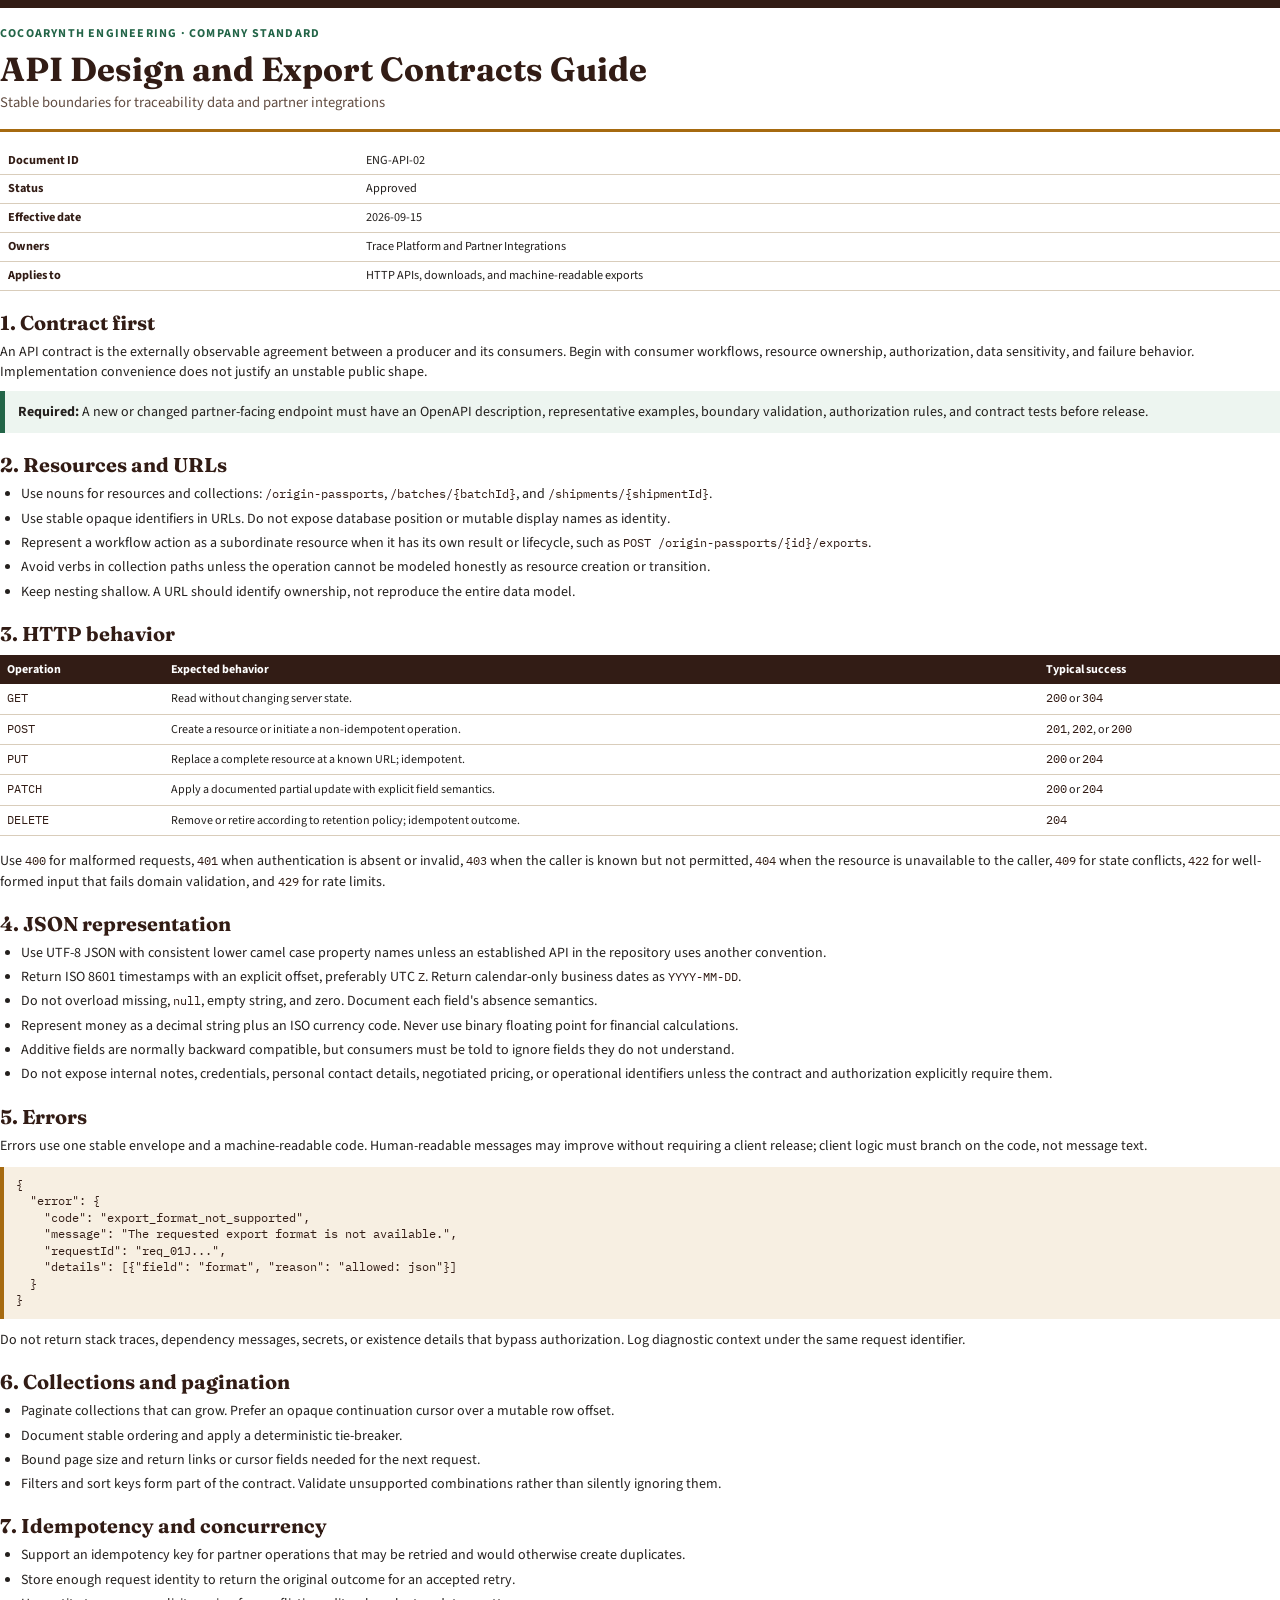
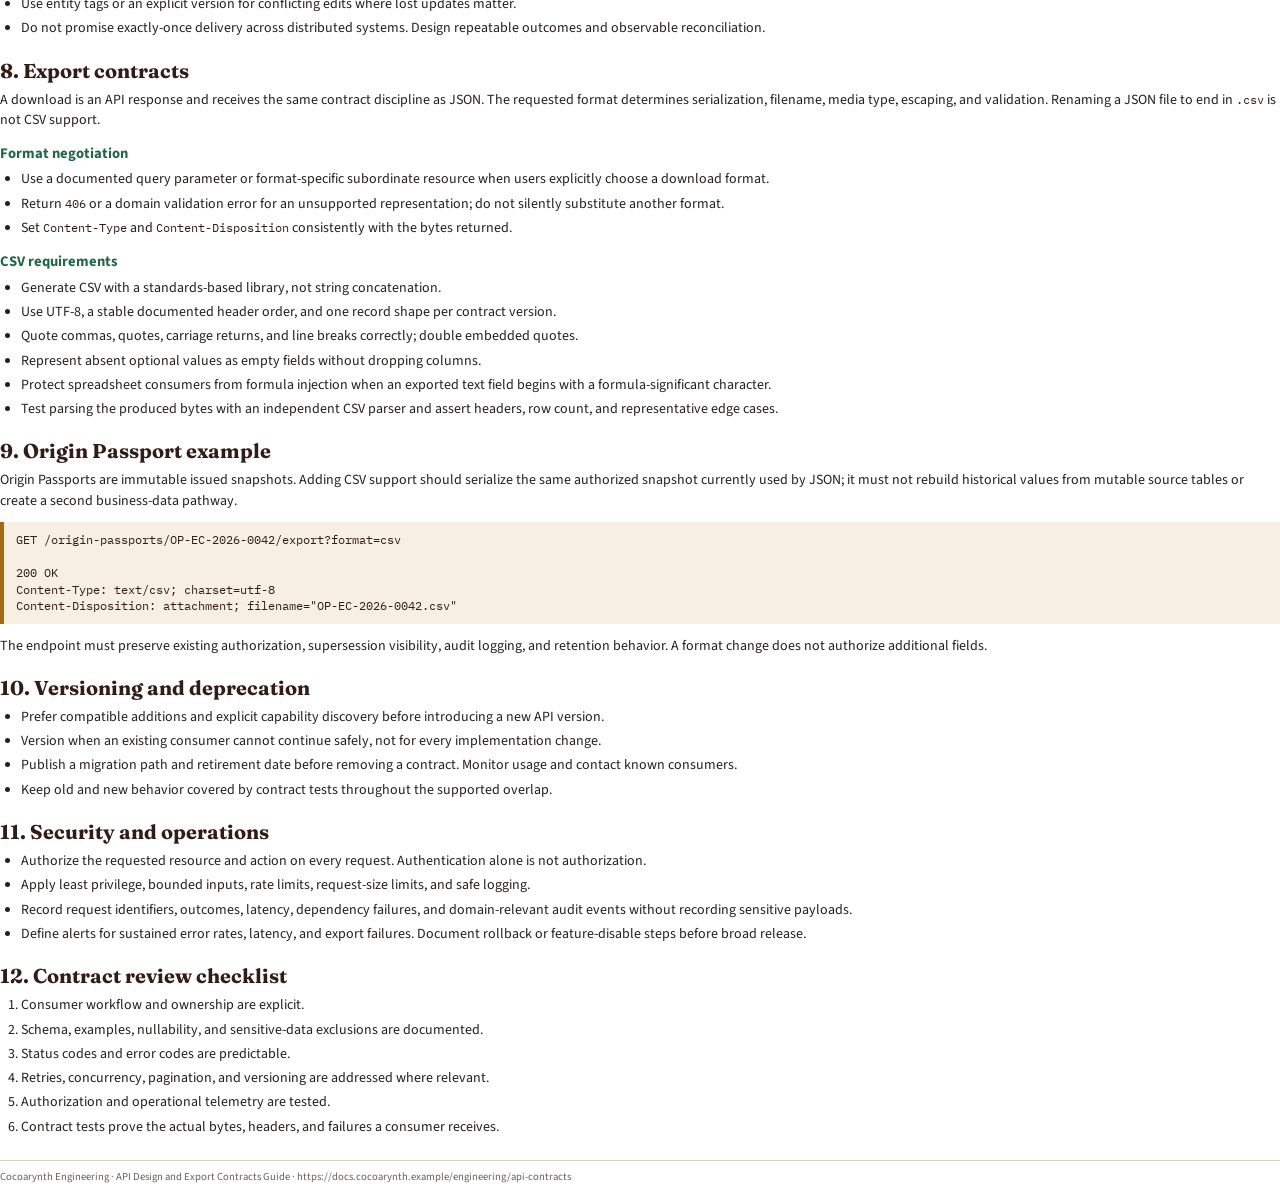
<file: documents/engineering-practices/source/cocoarynth-api-design-export-contracts-guide.html>
<!doctype html>
<html lang="en">
<head>
<meta charset="utf-8">
<title>Cocoarynth API Design and Export Contracts Guide</title>
<link rel="stylesheet" href="https://fonts.googleapis.com/css2?family=Fraunces:opsz,wght@9..144,700&amp;family=IBM+Plex+Mono:wght@400;500&amp;family=Source+Sans+3:wght@400;600;700&amp;display=swap">
<style>
  :root { --cocoa:#321c15; --gold:#a66a10; --cream:#fff9ef; --ink:#24201e; --green:#236548; --line:#d9cdbb; --tint:#f7efe2; }
  @page { size:Letter; margin:0.68in 0.75in 0.72in; }
  * { box-sizing:border-box; }
  body { margin:0; color:var(--ink); font:10.5pt/1.45 "Source Sans 3", Helvetica, sans-serif; }
  header { border-top:8px solid var(--cocoa); border-bottom:3px solid var(--gold); padding:17px 0 15px; }
  .series { color:var(--green); font-weight:700; font-size:9pt; letter-spacing:1.2px; text-transform:uppercase; }
  h1 { color:var(--cocoa); font:700 25pt/1.08 Fraunces, Georgia, serif; margin:9px 0 5px; }
  .subtitle { color:#624d42; font-size:11pt; }
  .meta { width:100%; margin:15px 0 18px; border-collapse:collapse; font-size:9.2pt; }
  .meta td { padding:5px 8px; border-bottom:1px solid var(--line); }
  .meta td:first-child { width:28%; color:var(--cocoa); font-weight:700; }
  h2 { color:var(--cocoa); font:700 15pt Fraunces, Georgia, serif; margin:19px 0 7px; break-after:avoid; }
  h3 { color:var(--green); font-size:11pt; margin:13px 0 5px; break-after:avoid; }
  p { margin:0 0 9px; }
  ul, ol { margin:5px 0 10px 21px; padding:0; }
  li { margin-bottom:4px; }
  code { color:var(--cocoa); font:9pt "IBM Plex Mono", Menlo, monospace; }
  pre { padding:10px 12px; background:var(--tint); border-left:4px solid var(--gold); white-space:pre-wrap; font:8.3pt/1.4 "IBM Plex Mono", Menlo, monospace; break-inside:avoid; }
  .rule { padding:11px 13px; background:#edf5f0; border-left:5px solid var(--green); break-inside:avoid; }
  table { width:100%; border-collapse:collapse; margin:9px 0 15px; font-size:9pt; }
  th { color:white; background:var(--cocoa); text-align:left; padding:6px 7px; }
  td { border-bottom:1px solid var(--line); padding:6px 7px; vertical-align:top; }
  tr { break-inside:avoid; }
  footer { margin-top:23px; border-top:1px solid var(--line); padding-top:8px; color:#675f5a; font-size:8pt; }
</style>
</head>
<body>
<header>
  <div class="series">Cocoarynth Engineering · Company Standard</div>
  <h1>API Design and Export Contracts Guide</h1>
  <div class="subtitle">Stable boundaries for traceability data and partner integrations</div>
</header>
<table class="meta">
<tr><td>Document ID</td><td>ENG-API-02</td></tr>
<tr><td>Status</td><td>Approved</td></tr>
<tr><td>Effective date</td><td>2026-09-15</td></tr>
<tr><td>Owners</td><td>Trace Platform and Partner Integrations</td></tr>
<tr><td>Applies to</td><td>HTTP APIs, downloads, and machine-readable exports</td></tr>
</table>

<h2>1. Contract first</h2>
<p>An API contract is the externally observable agreement between a producer and its consumers. Begin with consumer workflows, resource ownership, authorization, data sensitivity, and failure behavior. Implementation convenience does not justify an unstable public shape.</p>
<div class="rule"><strong>Required:</strong> A new or changed partner-facing endpoint must have an OpenAPI description, representative examples, boundary validation, authorization rules, and contract tests before release.</div>

<h2>2. Resources and URLs</h2>
<ul>
  <li>Use nouns for resources and collections: <code>/origin-passports</code>, <code>/batches/{batchId}</code>, and <code>/shipments/{shipmentId}</code>.</li>
  <li>Use stable opaque identifiers in URLs. Do not expose database position or mutable display names as identity.</li>
  <li>Represent a workflow action as a subordinate resource when it has its own result or lifecycle, such as <code>POST /origin-passports/{id}/exports</code>.</li>
  <li>Avoid verbs in collection paths unless the operation cannot be modeled honestly as resource creation or transition.</li>
  <li>Keep nesting shallow. A URL should identify ownership, not reproduce the entire data model.</li>
</ul>

<h2>3. HTTP behavior</h2>
<table>
<thead><tr><th>Operation</th><th>Expected behavior</th><th>Typical success</th></tr></thead>
<tbody>
<tr><td><code>GET</code></td><td>Read without changing server state.</td><td><code>200</code> or <code>304</code></td></tr>
<tr><td><code>POST</code></td><td>Create a resource or initiate a non-idempotent operation.</td><td><code>201</code>, <code>202</code>, or <code>200</code></td></tr>
<tr><td><code>PUT</code></td><td>Replace a complete resource at a known URL; idempotent.</td><td><code>200</code> or <code>204</code></td></tr>
<tr><td><code>PATCH</code></td><td>Apply a documented partial update with explicit field semantics.</td><td><code>200</code> or <code>204</code></td></tr>
<tr><td><code>DELETE</code></td><td>Remove or retire according to retention policy; idempotent outcome.</td><td><code>204</code></td></tr>
</tbody>
</table>
<p>Use <code>400</code> for malformed requests, <code>401</code> when authentication is absent or invalid, <code>403</code> when the caller is known but not permitted, <code>404</code> when the resource is unavailable to the caller, <code>409</code> for state conflicts, <code>422</code> for well-formed input that fails domain validation, and <code>429</code> for rate limits.</p>

<h2>4. JSON representation</h2>
<ul>
  <li>Use UTF-8 JSON with consistent lower camel case property names unless an established API in the repository uses another convention.</li>
  <li>Return ISO 8601 timestamps with an explicit offset, preferably UTC <code>Z</code>. Return calendar-only business dates as <code>YYYY-MM-DD</code>.</li>
  <li>Do not overload missing, <code>null</code>, empty string, and zero. Document each field's absence semantics.</li>
  <li>Represent money as a decimal string plus an ISO currency code. Never use binary floating point for financial calculations.</li>
  <li>Additive fields are normally backward compatible, but consumers must be told to ignore fields they do not understand.</li>
  <li>Do not expose internal notes, credentials, personal contact details, negotiated pricing, or operational identifiers unless the contract and authorization explicitly require them.</li>
</ul>

<h2>5. Errors</h2>
<p>Errors use one stable envelope and a machine-readable code. Human-readable messages may improve without requiring a client release; client logic must branch on the code, not message text.</p>
<pre><code>{
  "error": {
    "code": "export_format_not_supported",
    "message": "The requested export format is not available.",
    "requestId": "req_01J...",
    "details": [{"field": "format", "reason": "allowed: json"}]
  }
}</code></pre>
<p>Do not return stack traces, dependency messages, secrets, or existence details that bypass authorization. Log diagnostic context under the same request identifier.</p>

<h2>6. Collections and pagination</h2>
<ul>
  <li>Paginate collections that can grow. Prefer an opaque continuation cursor over a mutable row offset.</li>
  <li>Document stable ordering and apply a deterministic tie-breaker.</li>
  <li>Bound page size and return links or cursor fields needed for the next request.</li>
  <li>Filters and sort keys form part of the contract. Validate unsupported combinations rather than silently ignoring them.</li>
</ul>

<h2>7. Idempotency and concurrency</h2>
<ul>
  <li>Support an idempotency key for partner operations that may be retried and would otherwise create duplicates.</li>
  <li>Store enough request identity to return the original outcome for an accepted retry.</li>
  <li>Use entity tags or an explicit version for conflicting edits where lost updates matter.</li>
  <li>Do not promise exactly-once delivery across distributed systems. Design repeatable outcomes and observable reconciliation.</li>
</ul>

<h2>8. Export contracts</h2>
<p>A download is an API response and receives the same contract discipline as JSON. The requested format determines serialization, filename, media type, escaping, and validation. Renaming a JSON file to end in <code>.csv</code> is not CSV support.</p>
<h3>Format negotiation</h3>
<ul>
  <li>Use a documented query parameter or format-specific subordinate resource when users explicitly choose a download format.</li>
  <li>Return <code>406</code> or a domain validation error for an unsupported representation; do not silently substitute another format.</li>
  <li>Set <code>Content-Type</code> and <code>Content-Disposition</code> consistently with the bytes returned.</li>
</ul>
<h3>CSV requirements</h3>
<ul>
  <li>Generate CSV with a standards-based library, not string concatenation.</li>
  <li>Use UTF-8, a stable documented header order, and one record shape per contract version.</li>
  <li>Quote commas, quotes, carriage returns, and line breaks correctly; double embedded quotes.</li>
  <li>Represent absent optional values as empty fields without dropping columns.</li>
  <li>Protect spreadsheet consumers from formula injection when an exported text field begins with a formula-significant character.</li>
  <li>Test parsing the produced bytes with an independent CSV parser and assert headers, row count, and representative edge cases.</li>
</ul>

<h2>9. Origin Passport example</h2>
<p>Origin Passports are immutable issued snapshots. Adding CSV support should serialize the same authorized snapshot currently used by JSON; it must not rebuild historical values from mutable source tables or create a second business-data pathway.</p>
<pre><code>GET /origin-passports/OP-EC-2026-0042/export?format=csv

200 OK
Content-Type: text/csv; charset=utf-8
Content-Disposition: attachment; filename="OP-EC-2026-0042.csv"</code></pre>
<p>The endpoint must preserve existing authorization, supersession visibility, audit logging, and retention behavior. A format change does not authorize additional fields.</p>

<h2>10. Versioning and deprecation</h2>
<ul>
  <li>Prefer compatible additions and explicit capability discovery before introducing a new API version.</li>
  <li>Version when an existing consumer cannot continue safely, not for every implementation change.</li>
  <li>Publish a migration path and retirement date before removing a contract. Monitor usage and contact known consumers.</li>
  <li>Keep old and new behavior covered by contract tests throughout the supported overlap.</li>
</ul>

<h2>11. Security and operations</h2>
<ul>
  <li>Authorize the requested resource and action on every request. Authentication alone is not authorization.</li>
  <li>Apply least privilege, bounded inputs, rate limits, request-size limits, and safe logging.</li>
  <li>Record request identifiers, outcomes, latency, dependency failures, and domain-relevant audit events without recording sensitive payloads.</li>
  <li>Define alerts for sustained error rates, latency, and export failures. Document rollback or feature-disable steps before broad release.</li>
</ul>

<h2>12. Contract review checklist</h2>
<ol>
  <li>Consumer workflow and ownership are explicit.</li>
  <li>Schema, examples, nullability, and sensitive-data exclusions are documented.</li>
  <li>Status codes and error codes are predictable.</li>
  <li>Retries, concurrency, pagination, and versioning are addressed where relevant.</li>
  <li>Authorization and operational telemetry are tested.</li>
  <li>Contract tests prove the actual bytes, headers, and failures a consumer receives.</li>
</ol>

<footer>Cocoarynth Engineering · API Design and Export Contracts Guide · https://docs.cocoarynth.example/engineering/api-contracts</footer>
</body>
</html>
</file>
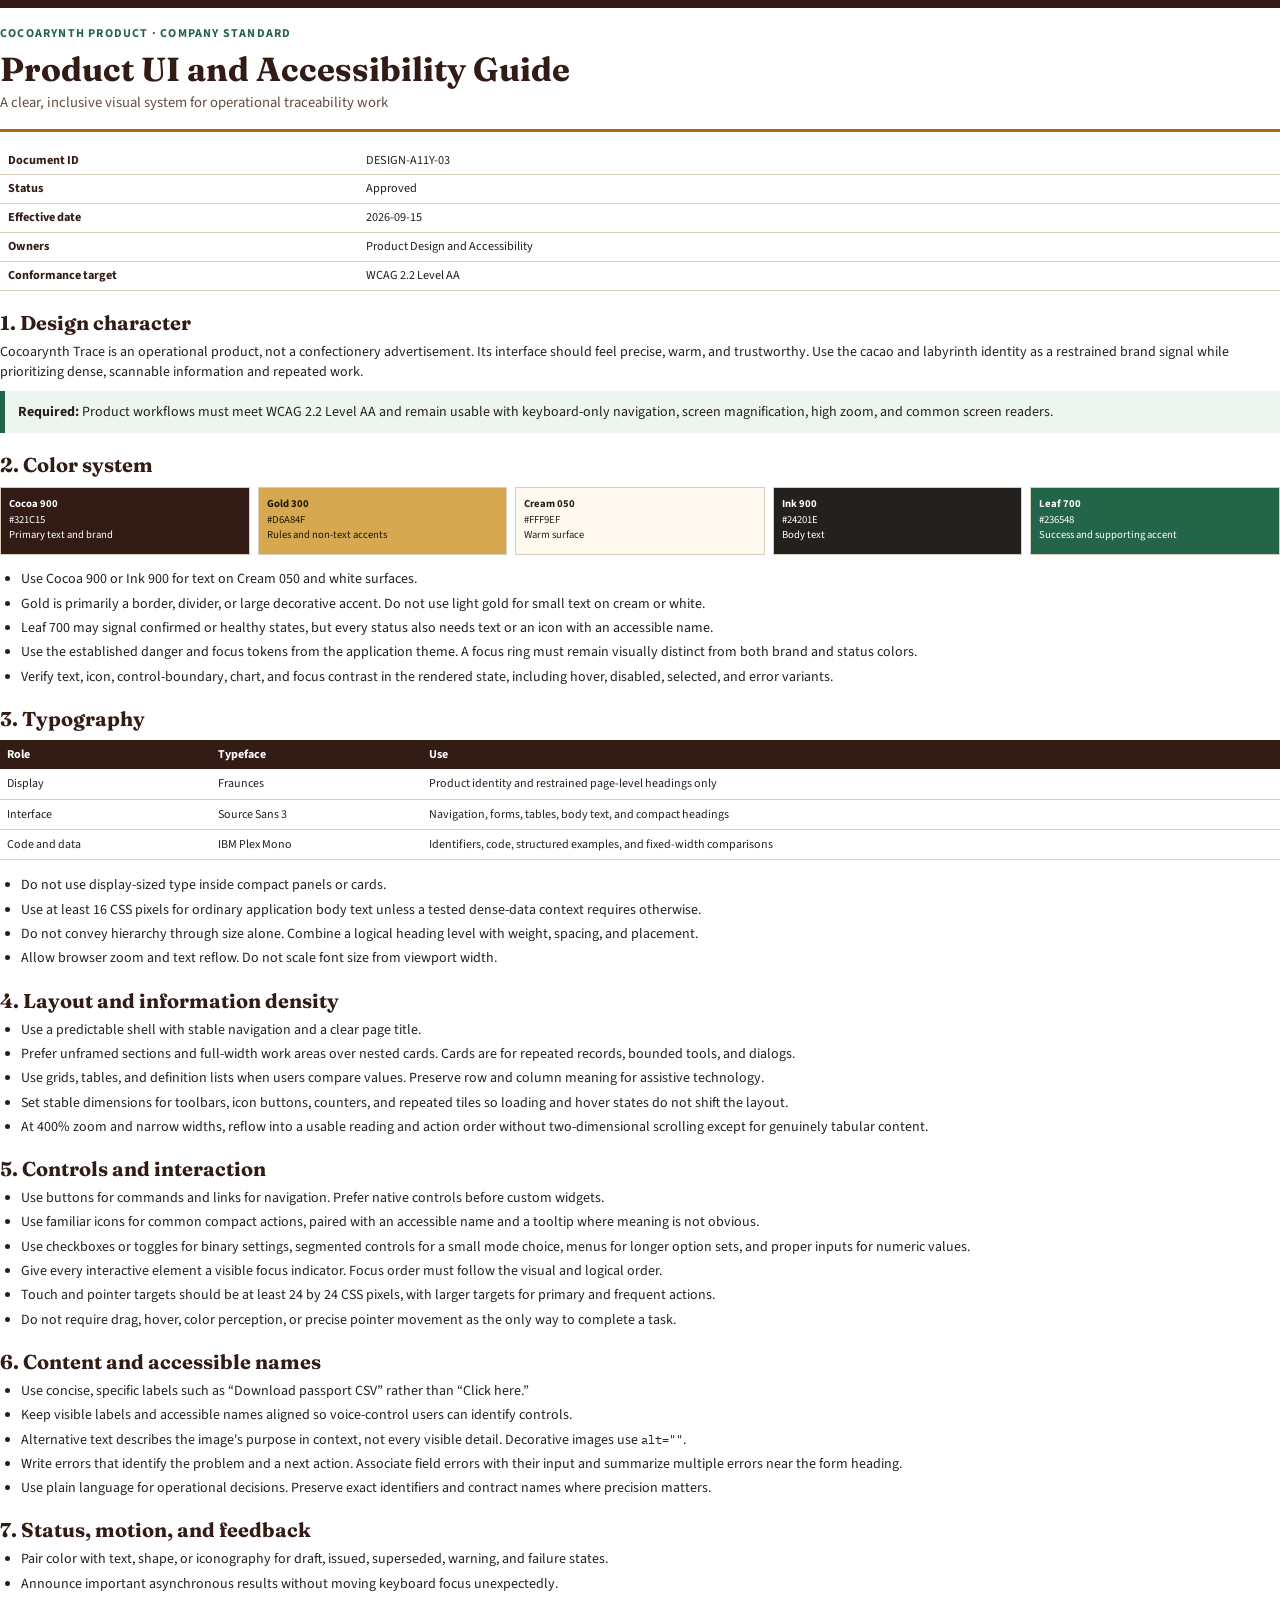
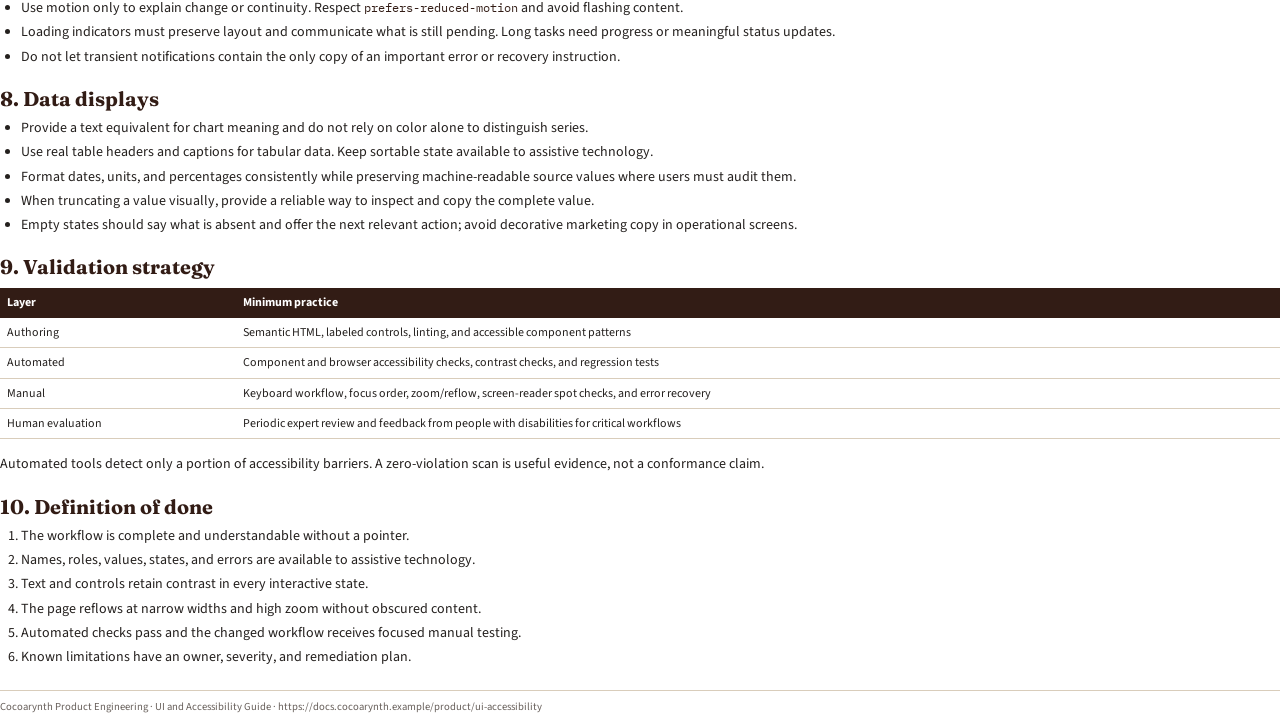
<file: documents/engineering-practices/source/cocoarynth-product-ui-accessibility-guide.html>
<!doctype html>
<html lang="en">
<head>
<meta charset="utf-8">
<title>Cocoarynth Product UI and Accessibility Guide</title>
<link rel="stylesheet" href="https://fonts.googleapis.com/css2?family=Fraunces:opsz,wght@9..144,700&amp;family=IBM+Plex+Mono:wght@400;500&amp;family=Source+Sans+3:wght@400;600;700&amp;display=swap">
<style>
  :root { --cocoa:#321c15; --gold:#a66a10; --cream:#fff9ef; --ink:#24201e; --green:#236548; --line:#d9cdbb; --tint:#f7efe2; }
  @page { size:Letter; margin:0.68in 0.75in 0.72in; }
  * { box-sizing:border-box; }
  body { margin:0; color:var(--ink); font:10.5pt/1.45 "Source Sans 3", Helvetica, sans-serif; }
  header { border-top:8px solid var(--cocoa); border-bottom:3px solid var(--gold); padding:17px 0 15px; }
  .series { color:var(--green); font-weight:700; font-size:9pt; letter-spacing:1.2px; text-transform:uppercase; }
  h1 { color:var(--cocoa); font:700 25pt/1.08 Fraunces, Georgia, serif; margin:9px 0 5px; }
  .subtitle { color:#624d42; font-size:11pt; }
  .meta { width:100%; margin:15px 0 18px; border-collapse:collapse; font-size:9.2pt; }
  .meta td { padding:5px 8px; border-bottom:1px solid var(--line); }
  .meta td:first-child { width:28%; color:var(--cocoa); font-weight:700; }
  h2 { color:var(--cocoa); font:700 15pt Fraunces, Georgia, serif; margin:19px 0 7px; break-after:avoid; }
  h3 { color:var(--green); font-size:11pt; margin:13px 0 5px; break-after:avoid; }
  p { margin:0 0 9px; }
  ul, ol { margin:5px 0 10px 21px; padding:0; }
  li { margin-bottom:4px; }
  code { color:var(--cocoa); font:9pt "IBM Plex Mono", Menlo, monospace; }
  .rule { padding:11px 13px; background:#edf5f0; border-left:5px solid var(--green); break-inside:avoid; }
  .palette { display:grid; grid-template-columns:repeat(5,1fr); gap:8px; margin:10px 0 14px; break-inside:avoid; }
  .swatch { min-height:68px; padding:8px; border:1px solid var(--line); font-size:8pt; }
  .cocoa { color:white; background:#321c15; } .gold { color:#241808; background:#d6a84f; }
  .cream { background:#fff9ef; } .ink { color:white; background:#24201e; } .green { color:white; background:#236548; }
  table { width:100%; border-collapse:collapse; margin:9px 0 15px; font-size:9pt; }
  th { color:white; background:var(--cocoa); text-align:left; padding:6px 7px; }
  td { border-bottom:1px solid var(--line); padding:6px 7px; vertical-align:top; }
  tr { break-inside:avoid; }
  footer { margin-top:23px; border-top:1px solid var(--line); padding-top:8px; color:#675f5a; font-size:8pt; }
</style>
</head>
<body>
<header>
  <div class="series">Cocoarynth Product · Company Standard</div>
  <h1>Product UI and Accessibility Guide</h1>
  <div class="subtitle">A clear, inclusive visual system for operational traceability work</div>
</header>
<table class="meta">
<tr><td>Document ID</td><td>DESIGN-A11Y-03</td></tr>
<tr><td>Status</td><td>Approved</td></tr>
<tr><td>Effective date</td><td>2026-09-15</td></tr>
<tr><td>Owners</td><td>Product Design and Accessibility</td></tr>
<tr><td>Conformance target</td><td>WCAG 2.2 Level AA</td></tr>
</table>

<h2>1. Design character</h2>
<p>Cocoarynth Trace is an operational product, not a confectionery advertisement. Its interface should feel precise, warm, and trustworthy. Use the cacao and labyrinth identity as a restrained brand signal while prioritizing dense, scannable information and repeated work.</p>
<div class="rule"><strong>Required:</strong> Product workflows must meet WCAG 2.2 Level AA and remain usable with keyboard-only navigation, screen magnification, high zoom, and common screen readers.</div>

<h2>2. Color system</h2>
<div class="palette">
  <div class="swatch cocoa"><strong>Cocoa 900</strong><br>#321C15<br>Primary text and brand</div>
  <div class="swatch gold"><strong>Gold 300</strong><br>#D6A84F<br>Rules and non-text accents</div>
  <div class="swatch cream"><strong>Cream 050</strong><br>#FFF9EF<br>Warm surface</div>
  <div class="swatch ink"><strong>Ink 900</strong><br>#24201E<br>Body text</div>
  <div class="swatch green"><strong>Leaf 700</strong><br>#236548<br>Success and supporting accent</div>
</div>
<ul>
  <li>Use Cocoa 900 or Ink 900 for text on Cream 050 and white surfaces.</li>
  <li>Gold is primarily a border, divider, or large decorative accent. Do not use light gold for small text on cream or white.</li>
  <li>Leaf 700 may signal confirmed or healthy states, but every status also needs text or an icon with an accessible name.</li>
  <li>Use the established danger and focus tokens from the application theme. A focus ring must remain visually distinct from both brand and status colors.</li>
  <li>Verify text, icon, control-boundary, chart, and focus contrast in the rendered state, including hover, disabled, selected, and error variants.</li>
</ul>

<h2>3. Typography</h2>
<table>
<thead><tr><th>Role</th><th>Typeface</th><th>Use</th></tr></thead>
<tbody>
<tr><td>Display</td><td>Fraunces</td><td>Product identity and restrained page-level headings only</td></tr>
<tr><td>Interface</td><td>Source Sans 3</td><td>Navigation, forms, tables, body text, and compact headings</td></tr>
<tr><td>Code and data</td><td>IBM Plex Mono</td><td>Identifiers, code, structured examples, and fixed-width comparisons</td></tr>
</tbody>
</table>
<ul>
  <li>Do not use display-sized type inside compact panels or cards.</li>
  <li>Use at least 16 CSS pixels for ordinary application body text unless a tested dense-data context requires otherwise.</li>
  <li>Do not convey hierarchy through size alone. Combine a logical heading level with weight, spacing, and placement.</li>
  <li>Allow browser zoom and text reflow. Do not scale font size from viewport width.</li>
</ul>

<h2>4. Layout and information density</h2>
<ul>
  <li>Use a predictable shell with stable navigation and a clear page title.</li>
  <li>Prefer unframed sections and full-width work areas over nested cards. Cards are for repeated records, bounded tools, and dialogs.</li>
  <li>Use grids, tables, and definition lists when users compare values. Preserve row and column meaning for assistive technology.</li>
  <li>Set stable dimensions for toolbars, icon buttons, counters, and repeated tiles so loading and hover states do not shift the layout.</li>
  <li>At 400% zoom and narrow widths, reflow into a usable reading and action order without two-dimensional scrolling except for genuinely tabular content.</li>
</ul>

<h2>5. Controls and interaction</h2>
<ul>
  <li>Use buttons for commands and links for navigation. Prefer native controls before custom widgets.</li>
  <li>Use familiar icons for common compact actions, paired with an accessible name and a tooltip where meaning is not obvious.</li>
  <li>Use checkboxes or toggles for binary settings, segmented controls for a small mode choice, menus for longer option sets, and proper inputs for numeric values.</li>
  <li>Give every interactive element a visible focus indicator. Focus order must follow the visual and logical order.</li>
  <li>Touch and pointer targets should be at least 24 by 24 CSS pixels, with larger targets for primary and frequent actions.</li>
  <li>Do not require drag, hover, color perception, or precise pointer movement as the only way to complete a task.</li>
</ul>

<h2>6. Content and accessible names</h2>
<ul>
  <li>Use concise, specific labels such as “Download passport CSV” rather than “Click here.”</li>
  <li>Keep visible labels and accessible names aligned so voice-control users can identify controls.</li>
  <li>Alternative text describes the image's purpose in context, not every visible detail. Decorative images use <code>alt=""</code>.</li>
  <li>Write errors that identify the problem and a next action. Associate field errors with their input and summarize multiple errors near the form heading.</li>
  <li>Use plain language for operational decisions. Preserve exact identifiers and contract names where precision matters.</li>
</ul>

<h2>7. Status, motion, and feedback</h2>
<ul>
  <li>Pair color with text, shape, or iconography for draft, issued, superseded, warning, and failure states.</li>
  <li>Announce important asynchronous results without moving keyboard focus unexpectedly.</li>
  <li>Use motion only to explain change or continuity. Respect <code>prefers-reduced-motion</code> and avoid flashing content.</li>
  <li>Loading indicators must preserve layout and communicate what is still pending. Long tasks need progress or meaningful status updates.</li>
  <li>Do not let transient notifications contain the only copy of an important error or recovery instruction.</li>
</ul>

<h2>8. Data displays</h2>
<ul>
  <li>Provide a text equivalent for chart meaning and do not rely on color alone to distinguish series.</li>
  <li>Use real table headers and captions for tabular data. Keep sortable state available to assistive technology.</li>
  <li>Format dates, units, and percentages consistently while preserving machine-readable source values where users must audit them.</li>
  <li>When truncating a value visually, provide a reliable way to inspect and copy the complete value.</li>
  <li>Empty states should say what is absent and offer the next relevant action; avoid decorative marketing copy in operational screens.</li>
</ul>

<h2>9. Validation strategy</h2>
<table>
<thead><tr><th>Layer</th><th>Minimum practice</th></tr></thead>
<tbody>
<tr><td>Authoring</td><td>Semantic HTML, labeled controls, linting, and accessible component patterns</td></tr>
<tr><td>Automated</td><td>Component and browser accessibility checks, contrast checks, and regression tests</td></tr>
<tr><td>Manual</td><td>Keyboard workflow, focus order, zoom/reflow, screen-reader spot checks, and error recovery</td></tr>
<tr><td>Human evaluation</td><td>Periodic expert review and feedback from people with disabilities for critical workflows</td></tr>
</tbody>
</table>
<p>Automated tools detect only a portion of accessibility barriers. A zero-violation scan is useful evidence, not a conformance claim.</p>

<h2>10. Definition of done</h2>
<ol>
  <li>The workflow is complete and understandable without a pointer.</li>
  <li>Names, roles, values, states, and errors are available to assistive technology.</li>
  <li>Text and controls retain contrast in every interactive state.</li>
  <li>The page reflows at narrow widths and high zoom without obscured content.</li>
  <li>Automated checks pass and the changed workflow receives focused manual testing.</li>
  <li>Known limitations have an owner, severity, and remediation plan.</li>
</ol>

<footer>Cocoarynth Product Engineering · UI and Accessibility Guide · https://docs.cocoarynth.example/product/ui-accessibility</footer>
</body>
</html>
</file>
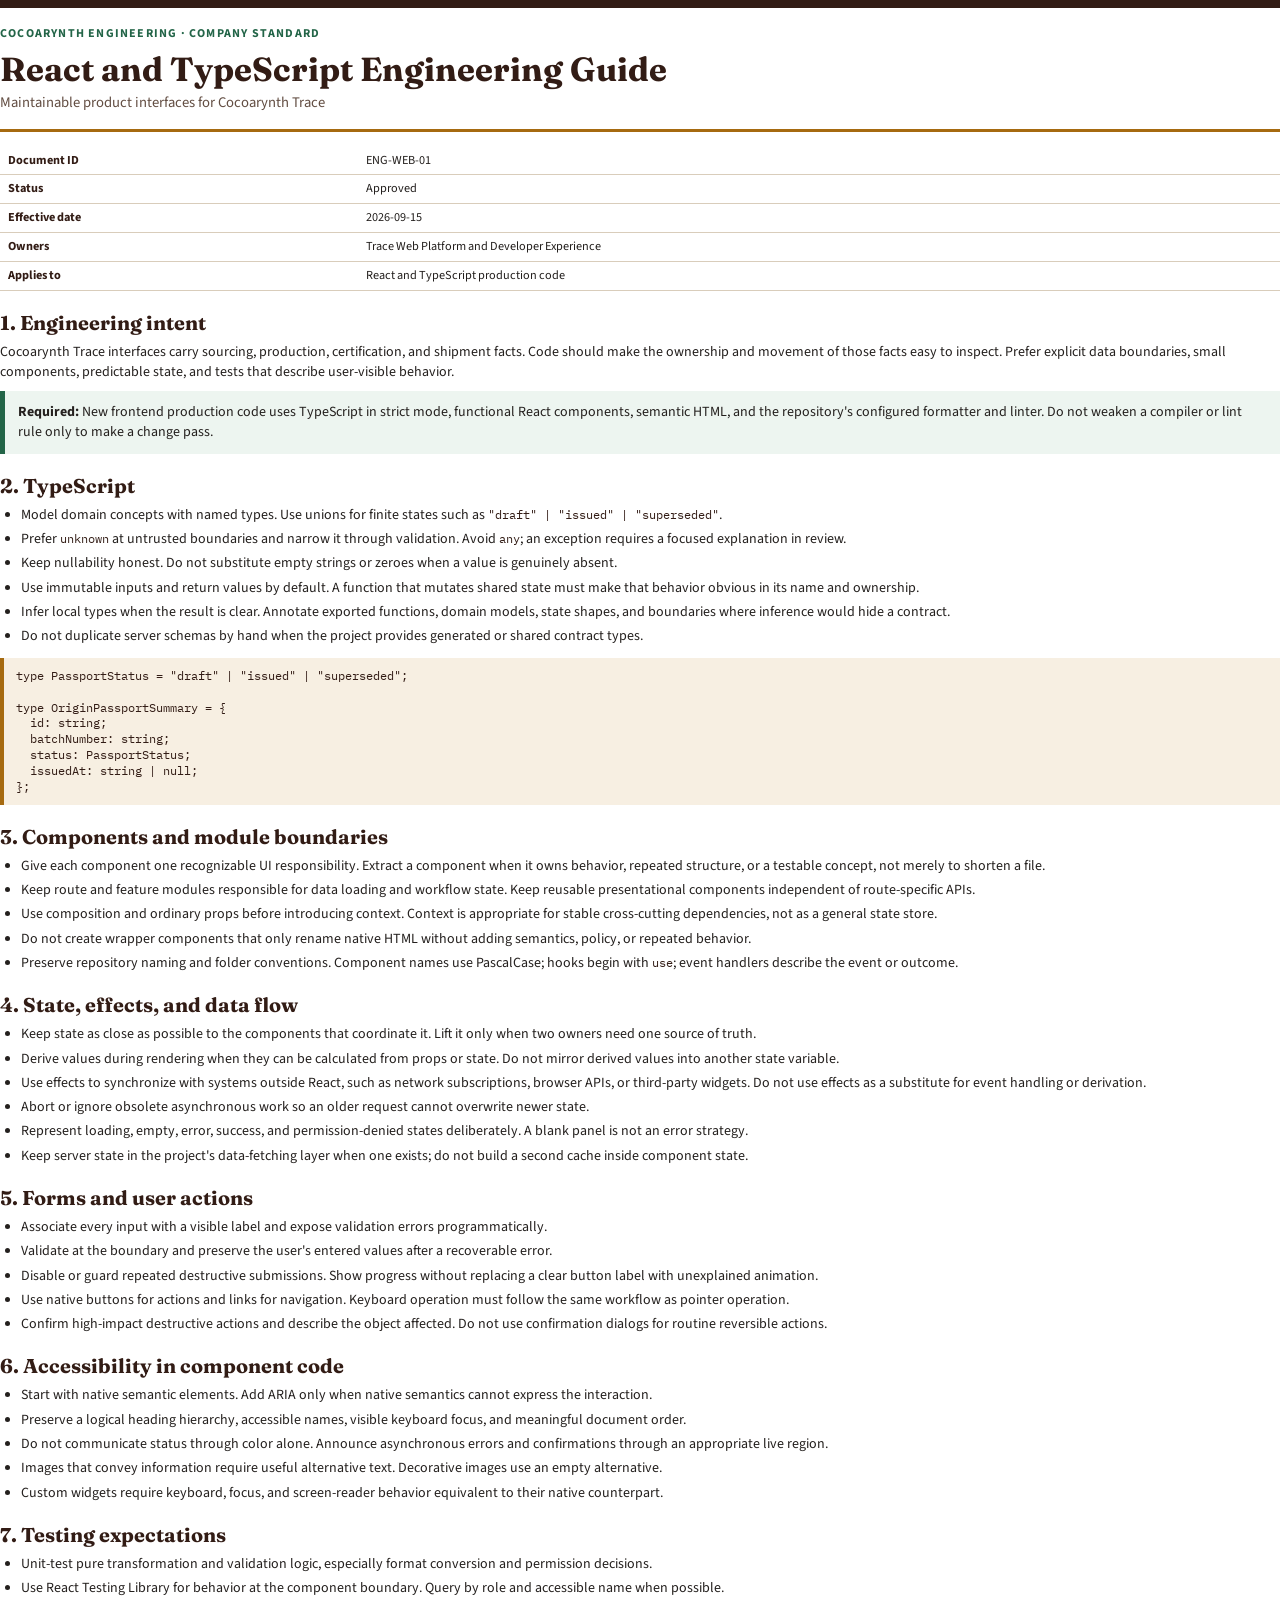
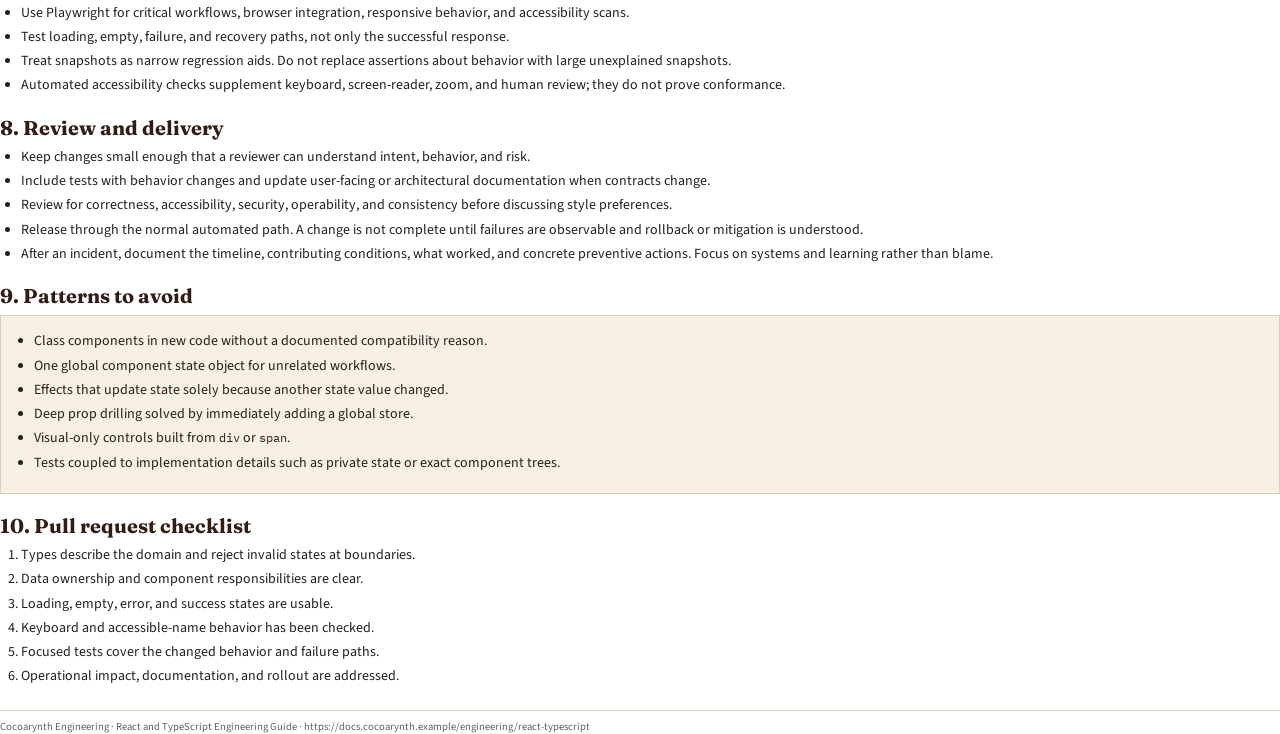
<file: documents/engineering-practices/source/cocoarynth-react-typescript-engineering-guide.html>
<!doctype html>
<html lang="en">
<head>
<meta charset="utf-8">
<title>Cocoarynth React and TypeScript Engineering Guide</title>
<link rel="stylesheet" href="https://fonts.googleapis.com/css2?family=Fraunces:opsz,wght@9..144,700&amp;family=IBM+Plex+Mono:wght@400;500&amp;family=Source+Sans+3:wght@400;600;700&amp;display=swap">
<style>
  :root { --cocoa:#321c15; --gold:#a66a10; --cream:#fff9ef; --ink:#24201e; --green:#236548; --line:#d9cdbb; --tint:#f7efe2; }
  @page { size:Letter; margin:0.68in 0.75in 0.72in; }
  * { box-sizing:border-box; }
  body { margin:0; color:var(--ink); font:10.5pt/1.45 "Source Sans 3", Helvetica, sans-serif; }
  header { border-top:8px solid var(--cocoa); border-bottom:3px solid var(--gold); padding:17px 0 15px; }
  .series { color:var(--green); font-weight:700; font-size:9pt; letter-spacing:1.2px; text-transform:uppercase; }
  h1 { color:var(--cocoa); font:700 25pt/1.08 Fraunces, Georgia, serif; margin:9px 0 5px; }
  .subtitle { color:#624d42; font-size:11pt; }
  .meta { width:100%; margin:15px 0 18px; border-collapse:collapse; font-size:9.2pt; }
  .meta td { padding:5px 8px; border-bottom:1px solid var(--line); }
  .meta td:first-child { width:28%; color:var(--cocoa); font-weight:700; }
  h2 { color:var(--cocoa); font:700 15pt Fraunces, Georgia, serif; margin:19px 0 7px; break-after:avoid; }
  h3 { color:var(--green); font-size:11pt; margin:13px 0 5px; break-after:avoid; }
  p { margin:0 0 9px; }
  ul, ol { margin:5px 0 10px 21px; padding:0; }
  li { margin-bottom:4px; }
  code { color:var(--cocoa); font:9pt "IBM Plex Mono", Menlo, monospace; }
  pre { padding:10px 12px; background:var(--tint); border-left:4px solid var(--gold); white-space:pre-wrap; font:8.5pt/1.4 "IBM Plex Mono", Menlo, monospace; break-inside:avoid; }
  .rule { padding:11px 13px; background:#edf5f0; border-left:5px solid var(--green); break-inside:avoid; }
  .avoid { padding:10px 12px; background:var(--tint); border:1px solid var(--line); break-inside:avoid; }
  footer { margin-top:23px; border-top:1px solid var(--line); padding-top:8px; color:#675f5a; font-size:8pt; }
</style>
</head>
<body>
<header>
  <div class="series">Cocoarynth Engineering · Company Standard</div>
  <h1>React and TypeScript Engineering Guide</h1>
  <div class="subtitle">Maintainable product interfaces for Cocoarynth Trace</div>
</header>
<table class="meta">
<tr><td>Document ID</td><td>ENG-WEB-01</td></tr>
<tr><td>Status</td><td>Approved</td></tr>
<tr><td>Effective date</td><td>2026-09-15</td></tr>
<tr><td>Owners</td><td>Trace Web Platform and Developer Experience</td></tr>
<tr><td>Applies to</td><td>React and TypeScript production code</td></tr>
</table>

<h2>1. Engineering intent</h2>
<p>Cocoarynth Trace interfaces carry sourcing, production, certification, and shipment facts. Code should make the ownership and movement of those facts easy to inspect. Prefer explicit data boundaries, small components, predictable state, and tests that describe user-visible behavior.</p>
<div class="rule"><strong>Required:</strong> New frontend production code uses TypeScript in strict mode, functional React components, semantic HTML, and the repository's configured formatter and linter. Do not weaken a compiler or lint rule only to make a change pass.</div>

<h2>2. TypeScript</h2>
<ul>
  <li>Model domain concepts with named types. Use unions for finite states such as <code>"draft" | "issued" | "superseded"</code>.</li>
  <li>Prefer <code>unknown</code> at untrusted boundaries and narrow it through validation. Avoid <code>any</code>; an exception requires a focused explanation in review.</li>
  <li>Keep nullability honest. Do not substitute empty strings or zeroes when a value is genuinely absent.</li>
  <li>Use immutable inputs and return values by default. A function that mutates shared state must make that behavior obvious in its name and ownership.</li>
  <li>Infer local types when the result is clear. Annotate exported functions, domain models, state shapes, and boundaries where inference would hide a contract.</li>
  <li>Do not duplicate server schemas by hand when the project provides generated or shared contract types.</li>
</ul>
<pre><code>type PassportStatus = "draft" | "issued" | "superseded";

type OriginPassportSummary = {
  id: string;
  batchNumber: string;
  status: PassportStatus;
  issuedAt: string | null;
};</code></pre>

<h2>3. Components and module boundaries</h2>
<ul>
  <li>Give each component one recognizable UI responsibility. Extract a component when it owns behavior, repeated structure, or a testable concept, not merely to shorten a file.</li>
  <li>Keep route and feature modules responsible for data loading and workflow state. Keep reusable presentational components independent of route-specific APIs.</li>
  <li>Use composition and ordinary props before introducing context. Context is appropriate for stable cross-cutting dependencies, not as a general state store.</li>
  <li>Do not create wrapper components that only rename native HTML without adding semantics, policy, or repeated behavior.</li>
  <li>Preserve repository naming and folder conventions. Component names use PascalCase; hooks begin with <code>use</code>; event handlers describe the event or outcome.</li>
</ul>

<h2>4. State, effects, and data flow</h2>
<ul>
  <li>Keep state as close as possible to the components that coordinate it. Lift it only when two owners need one source of truth.</li>
  <li>Derive values during rendering when they can be calculated from props or state. Do not mirror derived values into another state variable.</li>
  <li>Use effects to synchronize with systems outside React, such as network subscriptions, browser APIs, or third-party widgets. Do not use effects as a substitute for event handling or derivation.</li>
  <li>Abort or ignore obsolete asynchronous work so an older request cannot overwrite newer state.</li>
  <li>Represent loading, empty, error, success, and permission-denied states deliberately. A blank panel is not an error strategy.</li>
  <li>Keep server state in the project's data-fetching layer when one exists; do not build a second cache inside component state.</li>
</ul>

<h2>5. Forms and user actions</h2>
<ul>
  <li>Associate every input with a visible label and expose validation errors programmatically.</li>
  <li>Validate at the boundary and preserve the user's entered values after a recoverable error.</li>
  <li>Disable or guard repeated destructive submissions. Show progress without replacing a clear button label with unexplained animation.</li>
  <li>Use native buttons for actions and links for navigation. Keyboard operation must follow the same workflow as pointer operation.</li>
  <li>Confirm high-impact destructive actions and describe the object affected. Do not use confirmation dialogs for routine reversible actions.</li>
</ul>

<h2>6. Accessibility in component code</h2>
<ul>
  <li>Start with native semantic elements. Add ARIA only when native semantics cannot express the interaction.</li>
  <li>Preserve a logical heading hierarchy, accessible names, visible keyboard focus, and meaningful document order.</li>
  <li>Do not communicate status through color alone. Announce asynchronous errors and confirmations through an appropriate live region.</li>
  <li>Images that convey information require useful alternative text. Decorative images use an empty alternative.</li>
  <li>Custom widgets require keyboard, focus, and screen-reader behavior equivalent to their native counterpart.</li>
</ul>

<h2>7. Testing expectations</h2>
<ul>
  <li>Unit-test pure transformation and validation logic, especially format conversion and permission decisions.</li>
  <li>Use React Testing Library for behavior at the component boundary. Query by role and accessible name when possible.</li>
  <li>Use Playwright for critical workflows, browser integration, responsive behavior, and accessibility scans.</li>
  <li>Test loading, empty, failure, and recovery paths, not only the successful response.</li>
  <li>Treat snapshots as narrow regression aids. Do not replace assertions about behavior with large unexplained snapshots.</li>
  <li>Automated accessibility checks supplement keyboard, screen-reader, zoom, and human review; they do not prove conformance.</li>
</ul>

<h2>8. Review and delivery</h2>
<ul>
  <li>Keep changes small enough that a reviewer can understand intent, behavior, and risk.</li>
  <li>Include tests with behavior changes and update user-facing or architectural documentation when contracts change.</li>
  <li>Review for correctness, accessibility, security, operability, and consistency before discussing style preferences.</li>
  <li>Release through the normal automated path. A change is not complete until failures are observable and rollback or mitigation is understood.</li>
  <li>After an incident, document the timeline, contributing conditions, what worked, and concrete preventive actions. Focus on systems and learning rather than blame.</li>
</ul>

<h2>9. Patterns to avoid</h2>
<div class="avoid">
<ul>
  <li>Class components in new code without a documented compatibility reason.</li>
  <li>One global component state object for unrelated workflows.</li>
  <li>Effects that update state solely because another state value changed.</li>
  <li>Deep prop drilling solved by immediately adding a global store.</li>
  <li>Visual-only controls built from <code>div</code> or <code>span</code>.</li>
  <li>Tests coupled to implementation details such as private state or exact component trees.</li>
</ul>
</div>

<h2>10. Pull request checklist</h2>
<ol>
  <li>Types describe the domain and reject invalid states at boundaries.</li>
  <li>Data ownership and component responsibilities are clear.</li>
  <li>Loading, empty, error, and success states are usable.</li>
  <li>Keyboard and accessible-name behavior has been checked.</li>
  <li>Focused tests cover the changed behavior and failure paths.</li>
  <li>Operational impact, documentation, and rollout are addressed.</li>
</ol>

<footer>Cocoarynth Engineering · React and TypeScript Engineering Guide · https://docs.cocoarynth.example/engineering/react-typescript</footer>
</body>
</html>
</file>
